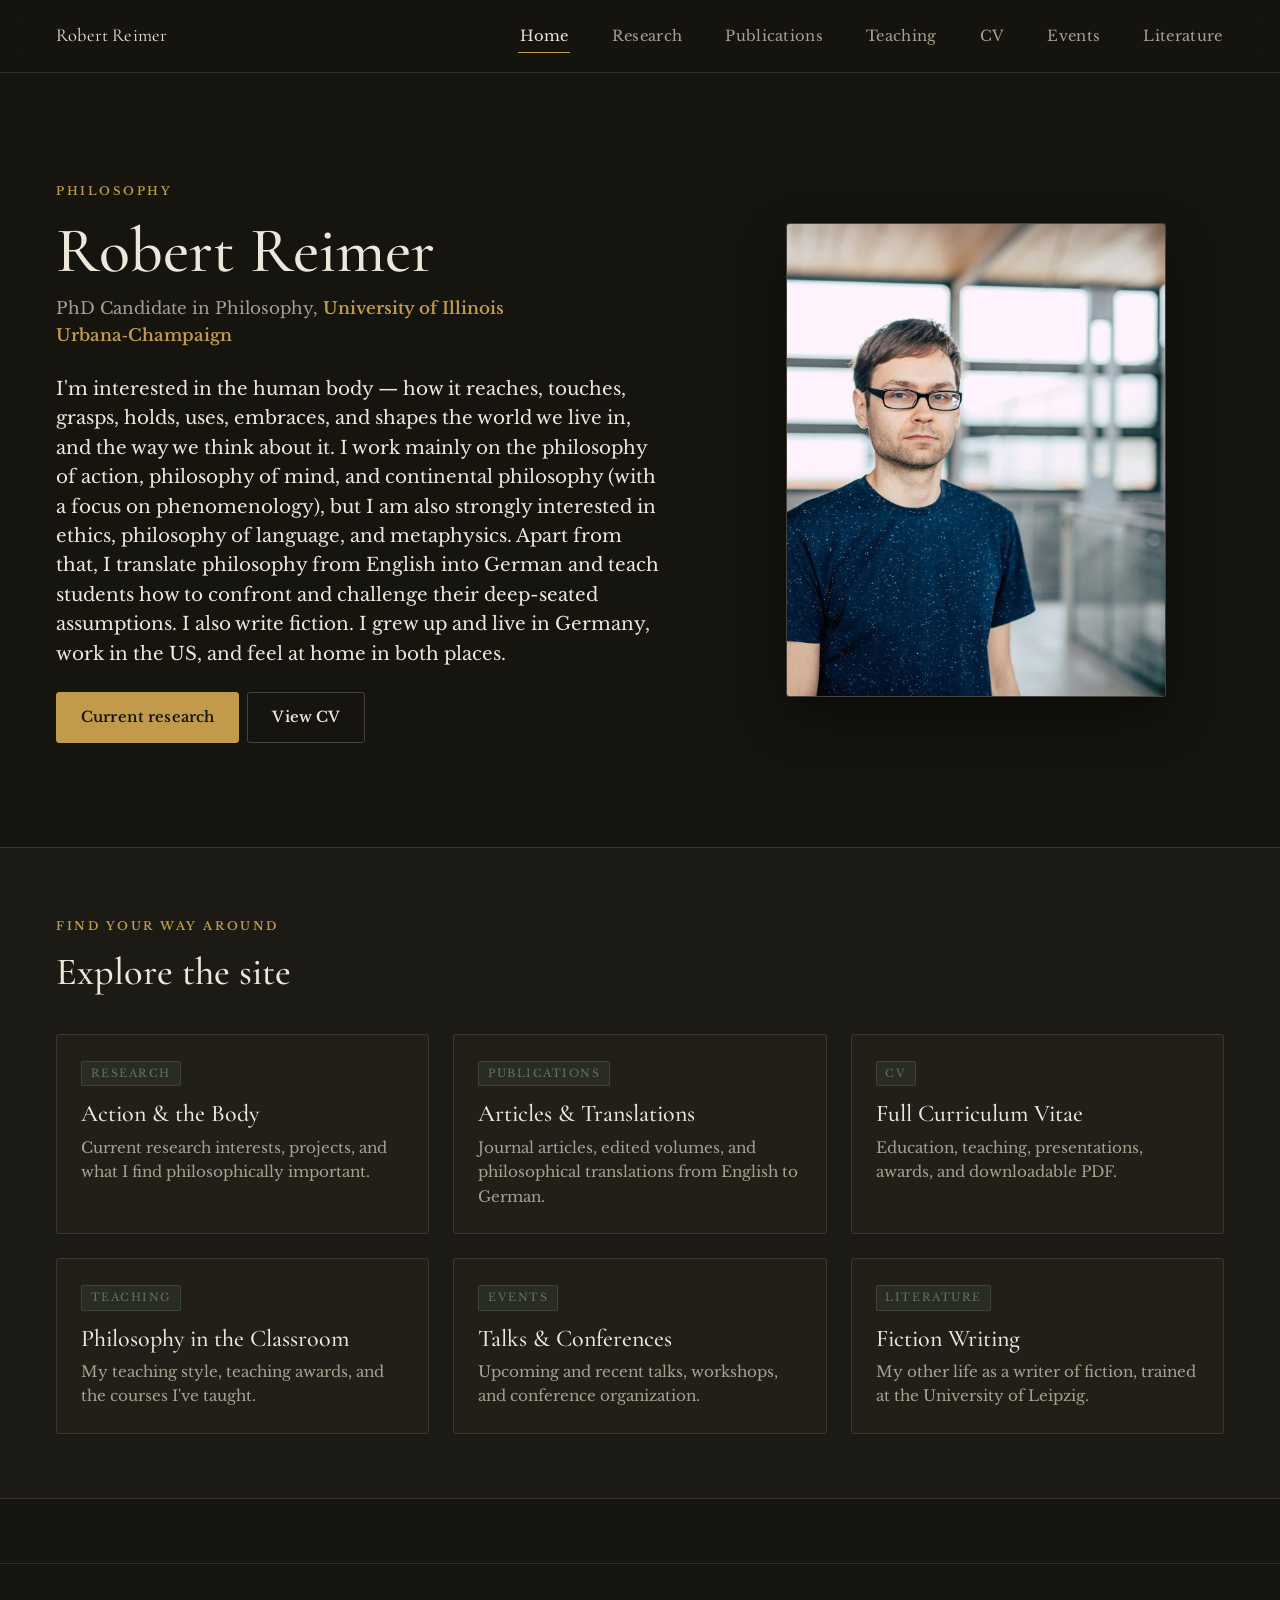
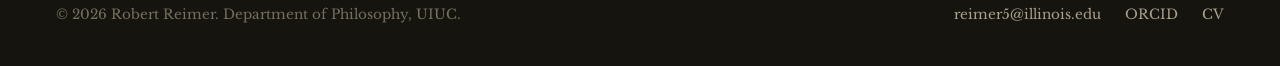
<file: index.html>
<!doctype html>
<html lang="en">
<head>
<meta charset="UTF-8">
<meta name="viewport" content="width=device-width, initial-scale=1">
<title>Robert Reimer — Philosophy &amp; Fiction</title>
<meta name="description" content="Robert Reimer is a philosopher working on action, mind, and the body, and a fiction writer. PhD candidate, Department of Philosophy, University of Illinois Urbana-Champaign.">
<link rel="icon" href="data:image/svg+xml,%3Csvg xmlns='http://www.w3.org/2000/svg' viewBox='0 0 100 100'%3E%3Crect width='100' height='100' rx='16' fill='%2315140f'/%3E%3Ctext x='50' y='70' font-family='Georgia,serif' font-size='58' fill='%23c19a4b' text-anchor='middle'%3ER%3C/text%3E%3C/svg%3E">
<link rel="stylesheet" href="assets/css/style.css">
</head>
<body>
<a class="skip-link" href="#main">Skip to content</a>

<header class="site-header">
  <div class="container">
    <a class="brand" href="index.html">Robert Reimer</a>
    <button class="nav-toggle" aria-label="Toggle navigation" aria-expanded="false" aria-controls="site-nav">
      <svg viewBox="0 0 24 24" fill="none" stroke="currentColor" stroke-width="2" stroke-linecap="round" aria-hidden="true"><path d="M3 6h18M3 12h18M3 18h18"/></svg>
    </button>
    <nav class="site-nav" id="site-nav" aria-label="Primary">
      <ul>
        <li><a href="index.html" aria-current="page">Home</a></li>
        <li><a href="research.html">Research</a></li>
        <li><a href="publications.html">Publications</a></li>
        <li><a href="teaching.html">Teaching</a></li>
        <li><a href="cv.html">CV</a></li>
        <li><a href="events.html">Events</a></li>
        <li><a href="literature.html">Literature</a></li>
      </ul>
    </nav>
  </div>
</header>

<main id="main">
  <section class="hero">
    <div class="container">
      <div class="hero-copy">
        <span class="eyebrow">Philosophy</span>
        <h1>Robert&nbsp;Reimer</h1>
        <p class="role">PhD Candidate in Philosophy, <strong>University of Illinois Urbana&#8209;Champaign</strong></p>
        <p class="lede">
          I'm interested in the human body &mdash; how it reaches, touches, grasps, holds, uses,
          embraces, and shapes the world we live in, and the way we think about it. I work mainly on
          the philosophy of action, philosophy of mind, and continental philosophy (with a focus on
          phenomenology), but I am also strongly interested in ethics, philosophy of language, and
          metaphysics. Apart from
          that, I translate philosophy from English into German and teach students how to confront
          and challenge their deep-seated assumptions. I also write fiction. I grew up and live in
          Germany, work in the US, and feel at home in both places.
        </p>
        <div class="pill-row" style="margin-top: 1.5rem;">
          <a class="btn" href="research.html">Current research</a>
          <a class="btn outline" href="cv.html">View CV</a>
        </div>
      </div>
      <div class="hero-portrait">
        <div class="frame">
          <img src="assets/img/profile.jpg" alt="Portrait of Robert Reimer, standing indoors in front of large windows.">
        </div>
      </div>
    </div>
  </section>

  <section class="block alt">
    <div class="container">
      <div class="section-head">
        <span class="eyebrow">Find your way around</span>
        <h2>Explore the site</h2>
      </div>
      <div class="grid cols-3">
        <a class="card" href="research.html" style="color:inherit;">
          <span class="tag">Research</span>
          <h3>Action &amp; the Body</h3>
          <p>Current research interests, projects, and what I find philosophically important.</p>
        </a>
        <a class="card" href="publications.html" style="color:inherit;">
          <span class="tag">Publications</span>
          <h3>Articles &amp; Translations</h3>
          <p>Journal articles, edited volumes, and philosophical translations from English to German.</p>
        </a>
        <a class="card" href="cv.html" style="color:inherit;">
          <span class="tag">CV</span>
          <h3>Full Curriculum Vitae</h3>
          <p>Education, teaching, presentations, awards, and downloadable PDF.</p>
        </a>
        <a class="card" href="teaching.html" style="color:inherit;">
          <span class="tag">Teaching</span>
          <h3>Philosophy in the Classroom</h3>
          <p>My teaching style, teaching awards, and the courses I've taught.</p>
        </a>
        <a class="card" href="events.html" style="color:inherit;">
          <span class="tag">Events</span>
          <h3>Talks &amp; Conferences</h3>
          <p>Upcoming and recent talks, workshops, and conference organization.</p>
        </a>
        <a class="card" href="literature.html" style="color:inherit;">
          <span class="tag">Literature</span>
          <h3>Fiction Writing</h3>
          <p>My other life as a writer of fiction, trained at the University of Leipzig.</p>
        </a>
      </div>
    </div>
  </section>
</main>

<footer class="site-footer">
  <div class="container">
    <p>&copy; <span id="year"></span> Robert Reimer. Department of Philosophy, UIUC.</p>
    <div class="footer-links">
      <a href="mailto:reimer5@illinois.edu">reimer5@illinois.edu</a>
      <a href="https://orcid.org/0000-0003-0947-8249">ORCID</a>
      <a href="cv.html">CV</a>
    </div>
  </div>
</footer>

<script>document.getElementById('year').textContent = new Date().getFullYear();</script>
<script src="assets/js/main.js"></script>
</body>
</html>
</file>
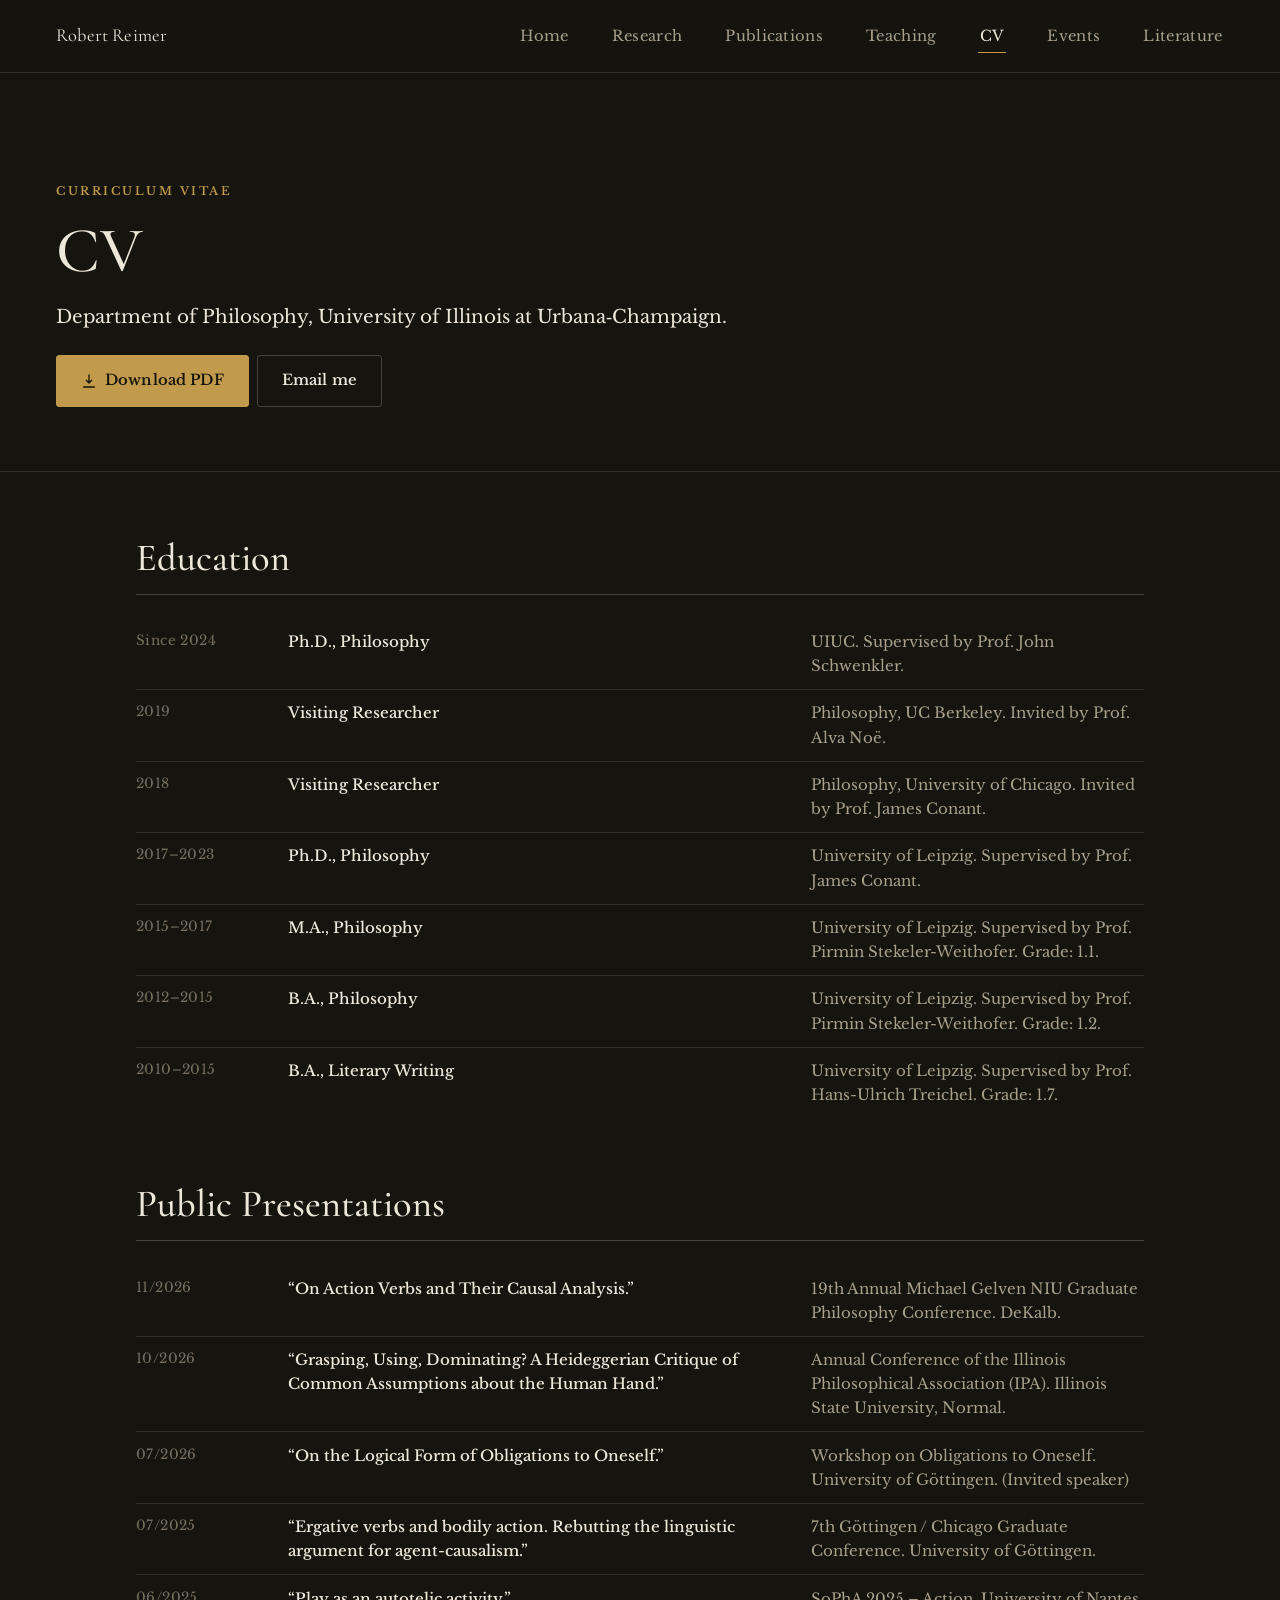
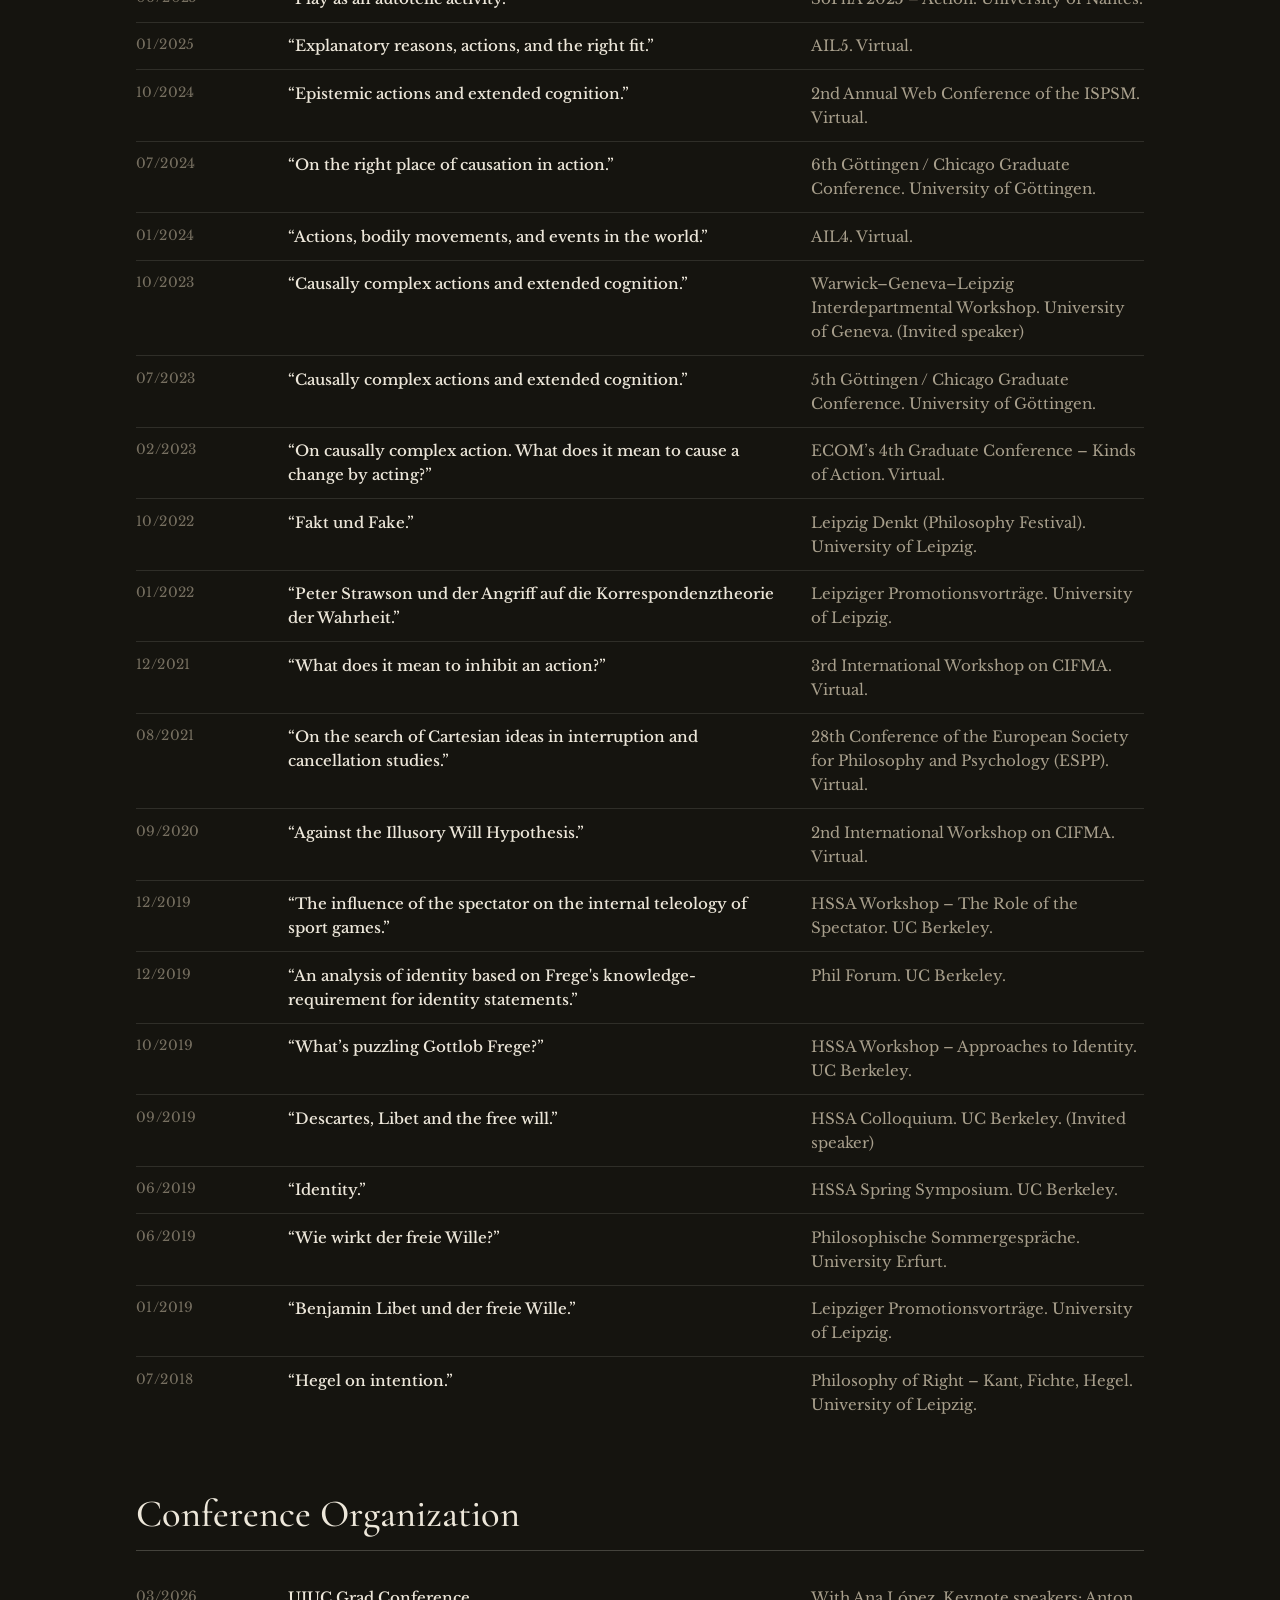
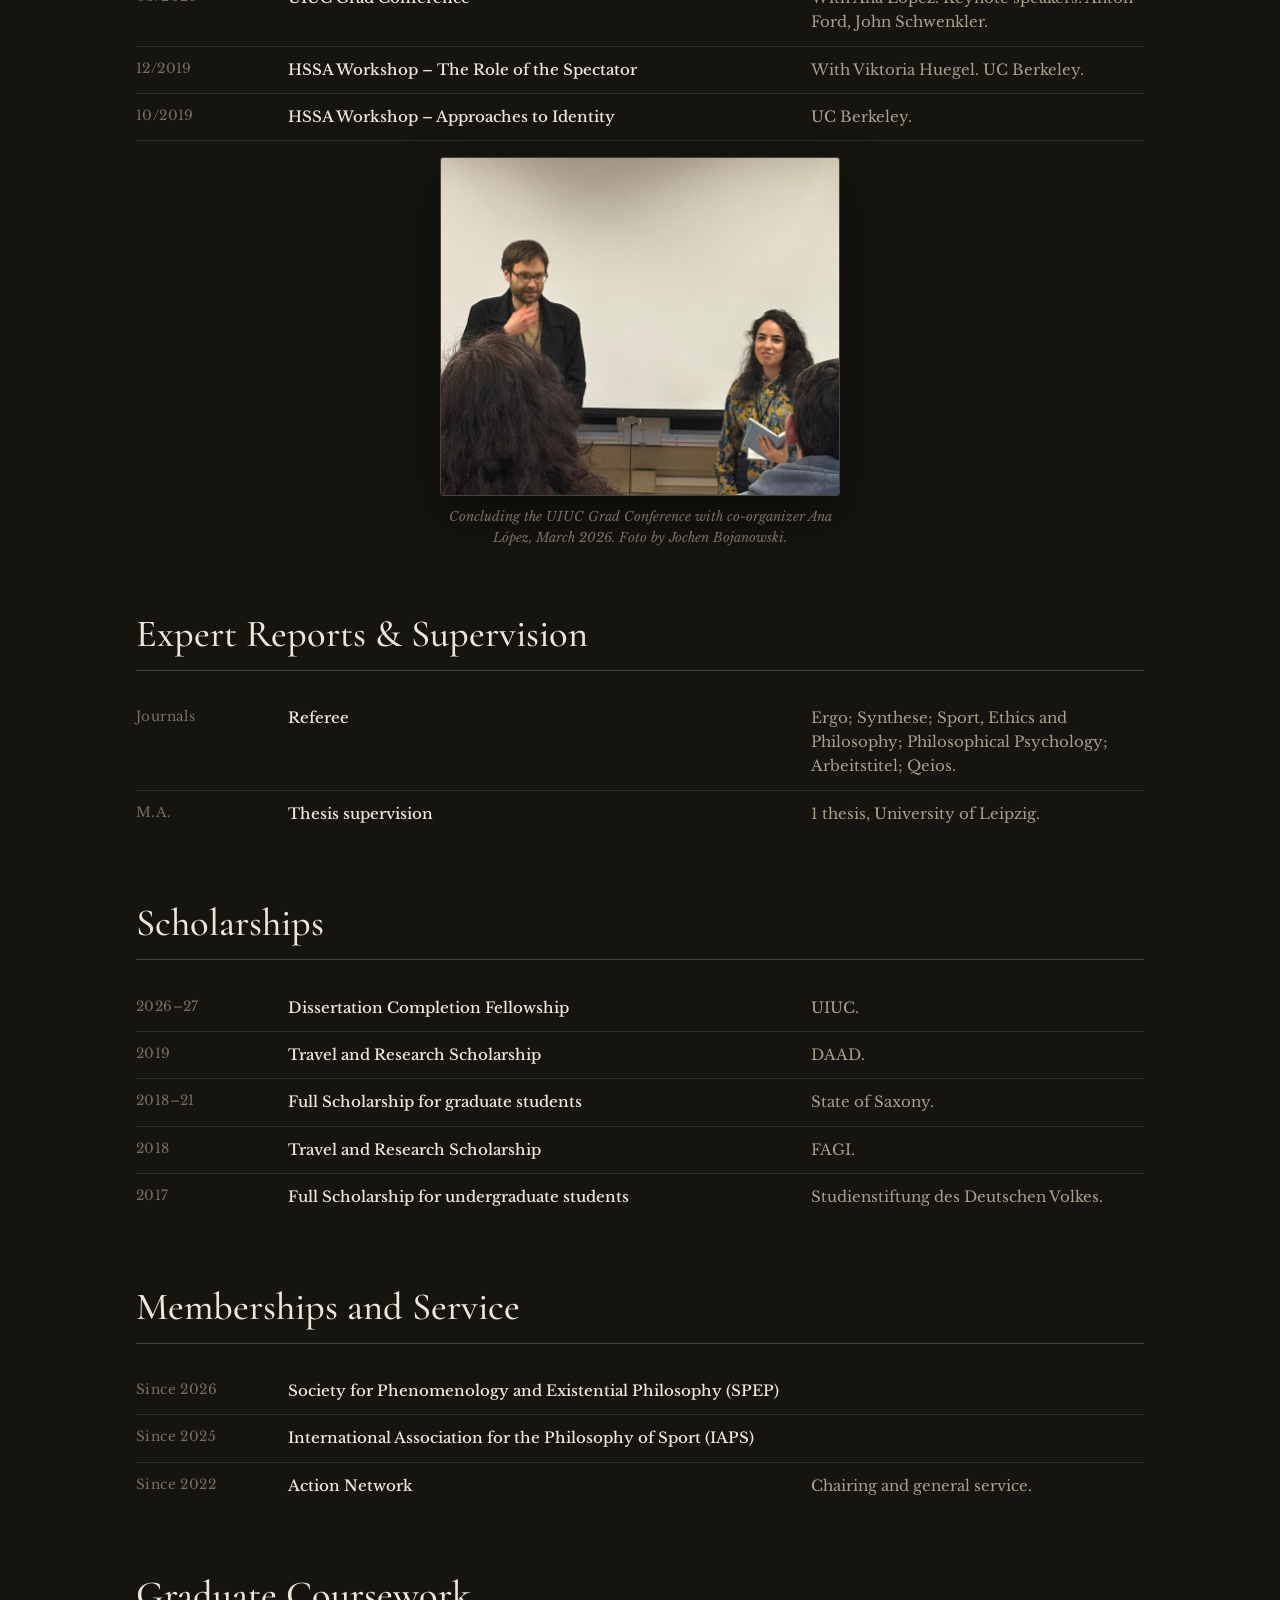
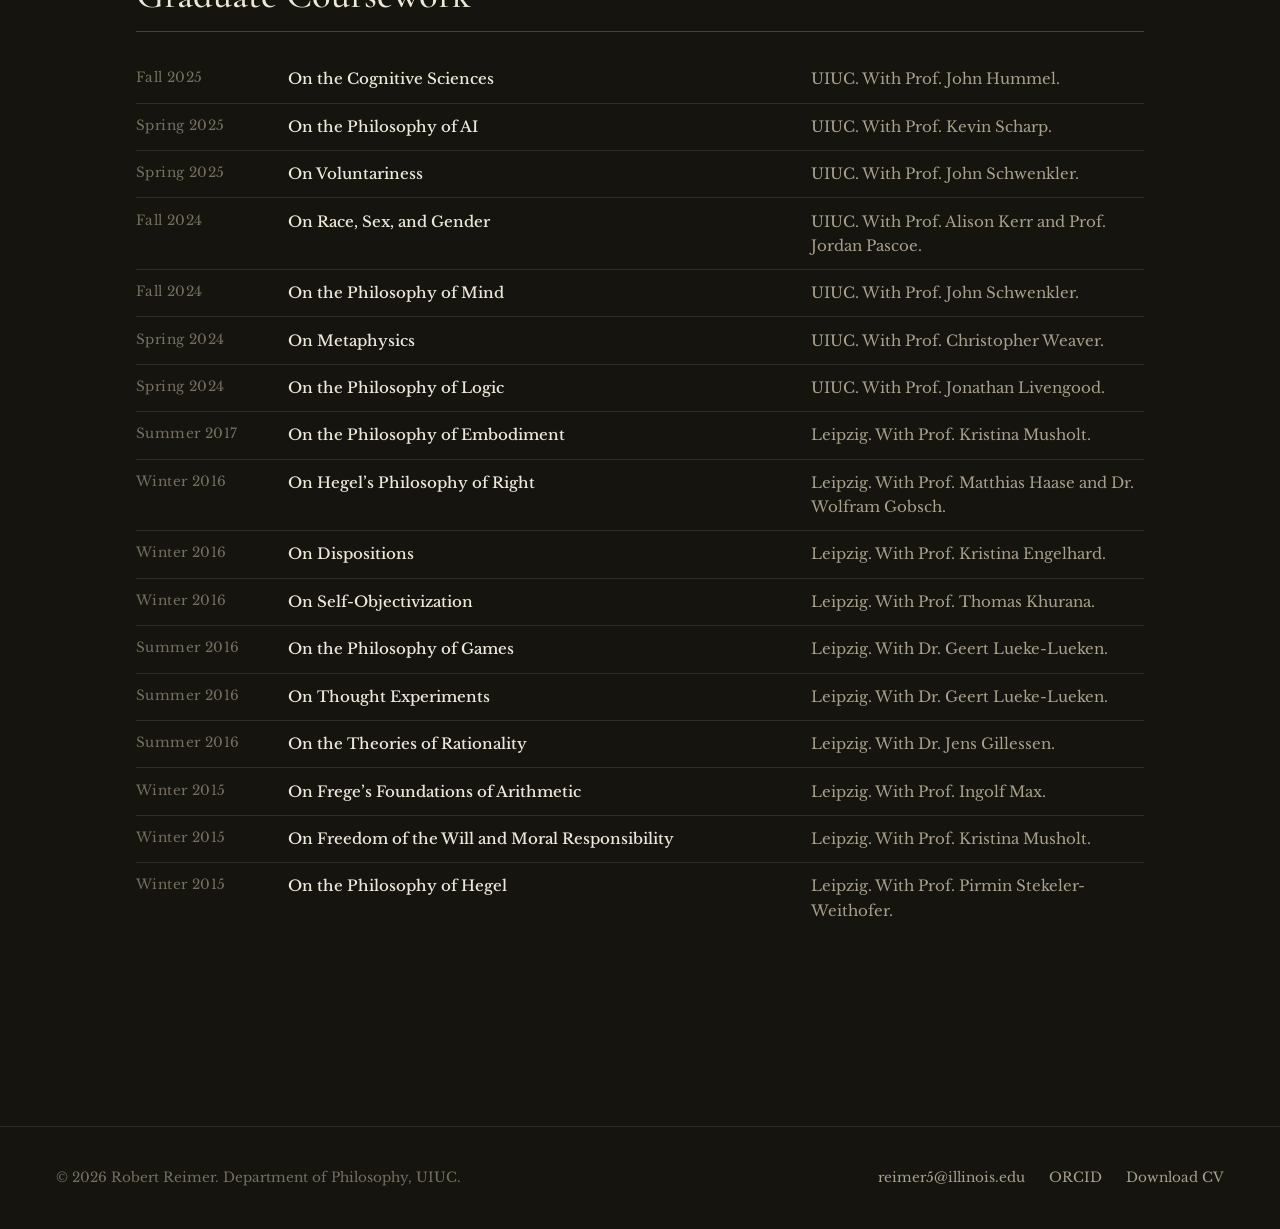
<file: cv.html>
<!doctype html>
<html lang="en">
<head>
<meta charset="UTF-8">
<meta name="viewport" content="width=device-width, initial-scale=1">
<title>CV — Robert Reimer</title>
<meta name="description" content="Curriculum vitae of Robert Reimer: education, teaching, presentations, awards, and service.">
<link rel="icon" href="data:image/svg+xml,%3Csvg xmlns='http://www.w3.org/2000/svg' viewBox='0 0 100 100'%3E%3Crect width='100' height='100' rx='16' fill='%2315140f'/%3E%3Ctext x='50' y='70' font-family='Georgia,serif' font-size='58' fill='%23c19a4b' text-anchor='middle'%3ER%3C/text%3E%3C/svg%3E">
<link rel="stylesheet" href="assets/css/style.css">
</head>
<body>
<a class="skip-link" href="#main">Skip to content</a>

<header class="site-header">
  <div class="container">
    <a class="brand" href="index.html">Robert Reimer</a>
    <button class="nav-toggle" aria-label="Toggle navigation" aria-expanded="false" aria-controls="site-nav">
      <svg viewBox="0 0 24 24" fill="none" stroke="currentColor" stroke-width="2" stroke-linecap="round" aria-hidden="true"><path d="M3 6h18M3 12h18M3 18h18"/></svg>
    </button>
    <nav class="site-nav" id="site-nav" aria-label="Primary">
      <ul>
        <li><a href="index.html">Home</a></li>
        <li><a href="research.html">Research</a></li>
        <li><a href="publications.html">Publications</a></li>
        <li><a href="teaching.html">Teaching</a></li>
        <li><a href="cv.html" aria-current="page">CV</a></li>
        <li><a href="events.html">Events</a></li>
        <li><a href="literature.html">Literature</a></li>
      </ul>
    </nav>
  </div>
</header>

<main id="main">
  <section class="page-hero">
    <div class="container">
      <span class="eyebrow">Curriculum Vitae</span>
      <h1>CV</h1>
      <p class="lede">Department of Philosophy, University of Illinois at Urbana&#8209;Champaign.</p>
      <div class="pill-row" style="margin-top: 1.5rem;">
        <a class="btn" href="assets/img/Robert-Reimer-CV.pdf" download>
          <svg viewBox="0 0 24 24" fill="none" stroke="currentColor" stroke-width="2" stroke-linecap="round" stroke-linejoin="round" aria-hidden="true"><path d="M12 3v12m0 0 4-4m-4 4-4-4M4 21h16"/></svg>
          Download PDF
        </a>
        <a class="btn outline" href="mailto:reimer5@illinois.edu">Email me</a>
      </div>
    </div>
  </section>

  <section class="block">
    <div class="container" style="max-width: 68rem;">

      <div class="cv-section">
        <h2>Education</h2>
        <div class="cv-row"><span class="when">Since 2024</span><span class="what">Ph.D., Philosophy</span><span class="detail">UIUC. Supervised by Prof. John Schwenkler.</span></div>
        <div class="cv-row"><span class="when">2019</span><span class="what">Visiting Researcher</span><span class="detail">Philosophy, UC Berkeley. Invited by Prof. Alva No&euml;.</span></div>
        <div class="cv-row"><span class="when">2018</span><span class="what">Visiting Researcher</span><span class="detail">Philosophy, University of Chicago. Invited by Prof. James Conant.</span></div>
        <div class="cv-row"><span class="when">2017&ndash;2023</span><span class="what">Ph.D., Philosophy</span><span class="detail">University of Leipzig. Supervised by Prof. James Conant.</span></div>
        <div class="cv-row"><span class="when">2015&ndash;2017</span><span class="what">M.A., Philosophy</span><span class="detail">University of Leipzig. Supervised by Prof. Pirmin Stekeler-Weithofer. Grade: 1.1.</span></div>
        <div class="cv-row"><span class="when">2012&ndash;2015</span><span class="what">B.A., Philosophy</span><span class="detail">University of Leipzig. Supervised by Prof. Pirmin Stekeler-Weithofer. Grade: 1.2.</span></div>
        <div class="cv-row"><span class="when">2010&ndash;2015</span><span class="what">B.A., Literary Writing</span><span class="detail">University of Leipzig. Supervised by Prof. Hans-Ulrich Treichel. Grade: 1.7.</span></div>
      </div>

      <div class="cv-section">
        <h2>Public Presentations</h2>
        <div class="cv-row"><span class="when">11/2026</span><span class="what">&ldquo;On Action Verbs and Their Causal Analysis.&rdquo;</span><span class="detail">19th Annual Michael Gelven NIU Graduate Philosophy Conference. DeKalb.</span></div>
        <div class="cv-row"><span class="when">10/2026</span><span class="what">&ldquo;Grasping, Using, Dominating? A Heideggerian Critique of Common Assumptions about the Human Hand.&rdquo;</span><span class="detail">Annual Conference of the Illinois Philosophical Association (IPA). Illinois State University, Normal.</span></div>
        <div class="cv-row"><span class="when">07/2026</span><span class="what">&ldquo;On the Logical Form of Obligations to Oneself.&rdquo;</span><span class="detail">Workshop on Obligations to Oneself. University of G&ouml;ttingen. (Invited speaker)</span></div>
        <div class="cv-row"><span class="when">07/2025</span><span class="what">&ldquo;Ergative verbs and bodily action. Rebutting the linguistic argument for agent-causalism.&rdquo;</span><span class="detail">7th G&ouml;ttingen / Chicago Graduate Conference. University of G&ouml;ttingen.</span></div>
        <div class="cv-row"><span class="when">06/2025</span><span class="what">&ldquo;Play as an autotelic activity.&rdquo;</span><span class="detail">SoPhA 2025 &ndash; Action. University of Nantes.</span></div>
        <div class="cv-row"><span class="when">01/2025</span><span class="what">&ldquo;Explanatory reasons, actions, and the right fit.&rdquo;</span><span class="detail">AIL5. Virtual.</span></div>
        <div class="cv-row"><span class="when">10/2024</span><span class="what">&ldquo;Epistemic actions and extended cognition.&rdquo;</span><span class="detail">2nd Annual Web Conference of the ISPSM. Virtual.</span></div>
        <div class="cv-row"><span class="when">07/2024</span><span class="what">&ldquo;On the right place of causation in action.&rdquo;</span><span class="detail">6th G&ouml;ttingen / Chicago Graduate Conference. University of G&ouml;ttingen.</span></div>
        <div class="cv-row"><span class="when">01/2024</span><span class="what">&ldquo;Actions, bodily movements, and events in the world.&rdquo;</span><span class="detail">AIL4. Virtual.</span></div>
        <div class="cv-row"><span class="when">10/2023</span><span class="what">&ldquo;Causally complex actions and extended cognition.&rdquo;</span><span class="detail">Warwick&ndash;Geneva&ndash;Leipzig Interdepartmental Workshop. University of Geneva. (Invited speaker)</span></div>
        <div class="cv-row"><span class="when">07/2023</span><span class="what">&ldquo;Causally complex actions and extended cognition.&rdquo;</span><span class="detail">5th G&ouml;ttingen / Chicago Graduate Conference. University of G&ouml;ttingen.</span></div>
        <div class="cv-row"><span class="when">02/2023</span><span class="what">&ldquo;On causally complex action. What does it mean to cause a change by acting?&rdquo;</span><span class="detail">ECOM&rsquo;s 4th Graduate Conference &ndash; Kinds of Action. Virtual.</span></div>
        <div class="cv-row"><span class="when">10/2022</span><span class="what">&ldquo;Fakt und Fake.&rdquo;</span><span class="detail">Leipzig Denkt (Philosophy Festival). University of Leipzig.</span></div>
        <div class="cv-row"><span class="when">01/2022</span><span class="what">&ldquo;Peter Strawson und der Angriff auf die Korrespondenztheorie der Wahrheit.&rdquo;</span><span class="detail">Leipziger Promotionsvortr&auml;ge. University of Leipzig.</span></div>
        <div class="cv-row"><span class="when">12/2021</span><span class="what">&ldquo;What does it mean to inhibit an action?&rdquo;</span><span class="detail">3rd International Workshop on CIFMA. Virtual.</span></div>
        <div class="cv-row"><span class="when">08/2021</span><span class="what">&ldquo;On the search of Cartesian ideas in interruption and cancellation studies.&rdquo;</span><span class="detail">28th Conference of the European Society for Philosophy and Psychology (ESPP). Virtual.</span></div>
        <div class="cv-row"><span class="when">09/2020</span><span class="what">&ldquo;Against the Illusory Will Hypothesis.&rdquo;</span><span class="detail">2nd International Workshop on CIFMA. Virtual.</span></div>
        <div class="cv-row"><span class="when">12/2019</span><span class="what">&ldquo;The influence of the spectator on the internal teleology of sport games.&rdquo;</span><span class="detail">HSSA Workshop &ndash; The Role of the Spectator. UC Berkeley.</span></div>
        <div class="cv-row"><span class="when">12/2019</span><span class="what">&ldquo;An analysis of identity based on Frege's knowledge-requirement for identity statements.&rdquo;</span><span class="detail">Phil Forum. UC Berkeley.</span></div>
        <div class="cv-row"><span class="when">10/2019</span><span class="what">&ldquo;What&rsquo;s puzzling Gottlob Frege?&rdquo;</span><span class="detail">HSSA Workshop &ndash; Approaches to Identity. UC Berkeley.</span></div>
        <div class="cv-row"><span class="when">09/2019</span><span class="what">&ldquo;Descartes, Libet and the free will.&rdquo;</span><span class="detail">HSSA Colloquium. UC Berkeley. (Invited speaker)</span></div>
        <div class="cv-row"><span class="when">06/2019</span><span class="what">&ldquo;Identity.&rdquo;</span><span class="detail">HSSA Spring Symposium. UC Berkeley.</span></div>
        <div class="cv-row"><span class="when">06/2019</span><span class="what">&ldquo;Wie wirkt der freie Wille?&rdquo;</span><span class="detail">Philosophische Sommergespr&auml;che. University Erfurt.</span></div>
        <div class="cv-row"><span class="when">01/2019</span><span class="what">&ldquo;Benjamin Libet und der freie Wille.&rdquo;</span><span class="detail">Leipziger Promotionsvortr&auml;ge. University of Leipzig.</span></div>
        <div class="cv-row"><span class="when">07/2018</span><span class="what">&ldquo;Hegel on intention.&rdquo;</span><span class="detail">Philosophy of Right &ndash; Kant, Fichte, Hegel. University of Leipzig.</span></div>
      </div>

      <div class="cv-section">
        <h2>Conference Organization</h2>
        <div class="cv-row"><span class="when">03/2026</span><span class="what">UIUC Grad Conference</span><span class="detail">With Ana L&oacute;pez. Keynote speakers: Anton Ford, John Schwenkler.</span></div>
        <div class="cv-row"><span class="when">12/2019</span><span class="what">HSSA Workshop &ndash; The Role of the Spectator</span><span class="detail">With Viktoria Huegel. UC Berkeley.</span></div>
        <div class="cv-row"><span class="when">10/2019</span><span class="what">HSSA Workshop &ndash; Approaches to Identity</span><span class="detail">UC Berkeley.</span></div>
        <figure class="cv-photo">
          <img src="assets/img/conference-uiuc-2026.jpg" alt="Robert Reimer and Ana L&oacute;pez speaking in front of an audience at the UIUC Grad Conference.">
          <figcaption>Concluding the UIUC Grad Conference with co-organizer Ana L&oacute;pez, March 2026. <span>Foto by Jochen Bojanowski.</span></figcaption>
        </figure>
      </div>

      <div class="cv-section">
        <h2>Expert Reports &amp; Supervision</h2>
        <div class="cv-row"><span class="when">Journals</span><span class="what">Referee</span><span class="detail">Ergo; Synthese; Sport, Ethics and Philosophy; Philosophical Psychology; Arbeitstitel; Qeios.</span></div>
        <div class="cv-row"><span class="when">M.A.</span><span class="what">Thesis supervision</span><span class="detail">1 thesis, University of Leipzig.</span></div>
      </div>

      <div class="cv-section">
        <h2>Scholarships</h2>
        <div class="cv-row"><span class="when">2026&ndash;27</span><span class="what">Dissertation Completion Fellowship</span><span class="detail">UIUC.</span></div>
        <div class="cv-row"><span class="when">2019</span><span class="what">Travel and Research Scholarship</span><span class="detail">DAAD.</span></div>
        <div class="cv-row"><span class="when">2018&ndash;21</span><span class="what">Full Scholarship for graduate students</span><span class="detail">State of Saxony.</span></div>
        <div class="cv-row"><span class="when">2018</span><span class="what">Travel and Research Scholarship</span><span class="detail">FAGI.</span></div>
        <div class="cv-row"><span class="when">2017</span><span class="what">Full Scholarship for undergraduate students</span><span class="detail">Studienstiftung des Deutschen Volkes.</span></div>
      </div>

      <div class="cv-section">
        <h2>Memberships and Service</h2>
        <div class="cv-row"><span class="when">Since 2026</span><span class="what">Society for Phenomenology and Existential Philosophy (SPEP)</span><span class="detail"></span></div>
        <div class="cv-row"><span class="when">Since 2025</span><span class="what">International Association for the Philosophy of Sport (IAPS)</span><span class="detail"></span></div>
        <div class="cv-row"><span class="when">Since 2022</span><span class="what">Action Network</span><span class="detail">Chairing and general service.</span></div>
      </div>

      <div class="cv-section">
        <h2>Graduate Coursework</h2>
        <div class="cv-row"><span class="when">Fall 2025</span><span class="what">On the Cognitive Sciences</span><span class="detail">UIUC. With Prof. John Hummel.</span></div>
        <div class="cv-row"><span class="when">Spring 2025</span><span class="what">On the Philosophy of AI</span><span class="detail">UIUC. With Prof. Kevin Scharp.</span></div>
        <div class="cv-row"><span class="when">Spring 2025</span><span class="what">On Voluntariness</span><span class="detail">UIUC. With Prof. John Schwenkler.</span></div>
        <div class="cv-row"><span class="when">Fall 2024</span><span class="what">On Race, Sex, and Gender</span><span class="detail">UIUC. With Prof. Alison Kerr and Prof. Jordan Pascoe.</span></div>
        <div class="cv-row"><span class="when">Fall 2024</span><span class="what">On the Philosophy of Mind</span><span class="detail">UIUC. With Prof. John Schwenkler.</span></div>
        <div class="cv-row"><span class="when">Spring 2024</span><span class="what">On Metaphysics</span><span class="detail">UIUC. With Prof. Christopher Weaver.</span></div>
        <div class="cv-row"><span class="when">Spring 2024</span><span class="what">On the Philosophy of Logic</span><span class="detail">UIUC. With Prof. Jonathan Livengood.</span></div>
        <div class="cv-row"><span class="when">Summer 2017</span><span class="what">On the Philosophy of Embodiment</span><span class="detail">Leipzig. With Prof. Kristina Musholt.</span></div>
        <div class="cv-row"><span class="when">Winter 2016</span><span class="what">On Hegel&rsquo;s Philosophy of Right</span><span class="detail">Leipzig. With Prof. Matthias Haase and Dr. Wolfram Gobsch.</span></div>
        <div class="cv-row"><span class="when">Winter 2016</span><span class="what">On Dispositions</span><span class="detail">Leipzig. With Prof. Kristina Engelhard.</span></div>
        <div class="cv-row"><span class="when">Winter 2016</span><span class="what">On Self-Objectivization</span><span class="detail">Leipzig. With Prof. Thomas Khurana.</span></div>
        <div class="cv-row"><span class="when">Summer 2016</span><span class="what">On the Philosophy of Games</span><span class="detail">Leipzig. With Dr. Geert Lueke-Lueken.</span></div>
        <div class="cv-row"><span class="when">Summer 2016</span><span class="what">On Thought Experiments</span><span class="detail">Leipzig. With Dr. Geert Lueke-Lueken.</span></div>
        <div class="cv-row"><span class="when">Summer 2016</span><span class="what">On the Theories of Rationality</span><span class="detail">Leipzig. With Dr. Jens Gillessen.</span></div>
        <div class="cv-row"><span class="when">Winter 2015</span><span class="what">On Frege&rsquo;s Foundations of Arithmetic</span><span class="detail">Leipzig. With Prof. Ingolf Max.</span></div>
        <div class="cv-row"><span class="when">Winter 2015</span><span class="what">On Freedom of the Will and Moral Responsibility</span><span class="detail">Leipzig. With Prof. Kristina Musholt.</span></div>
        <div class="cv-row"><span class="when">Winter 2015</span><span class="what">On the Philosophy of Hegel</span><span class="detail">Leipzig. With Prof. Pirmin Stekeler-Weithofer.</span></div>
      </div>

    </div>
  </section>
</main>

<footer class="site-footer">
  <div class="container">
    <p>&copy; <span id="year"></span> Robert Reimer. Department of Philosophy, UIUC.</p>
    <div class="footer-links">
      <a href="mailto:reimer5@illinois.edu">reimer5@illinois.edu</a>
      <a href="https://orcid.org/0000-0003-0947-8249">ORCID</a>
      <a href="assets/img/Robert-Reimer-CV.pdf" download>Download CV</a>
    </div>
  </div>
</footer>

<script>document.getElementById('year').textContent = new Date().getFullYear();</script>
<script src="assets/js/main.js"></script>
</body>
</html>
</file>
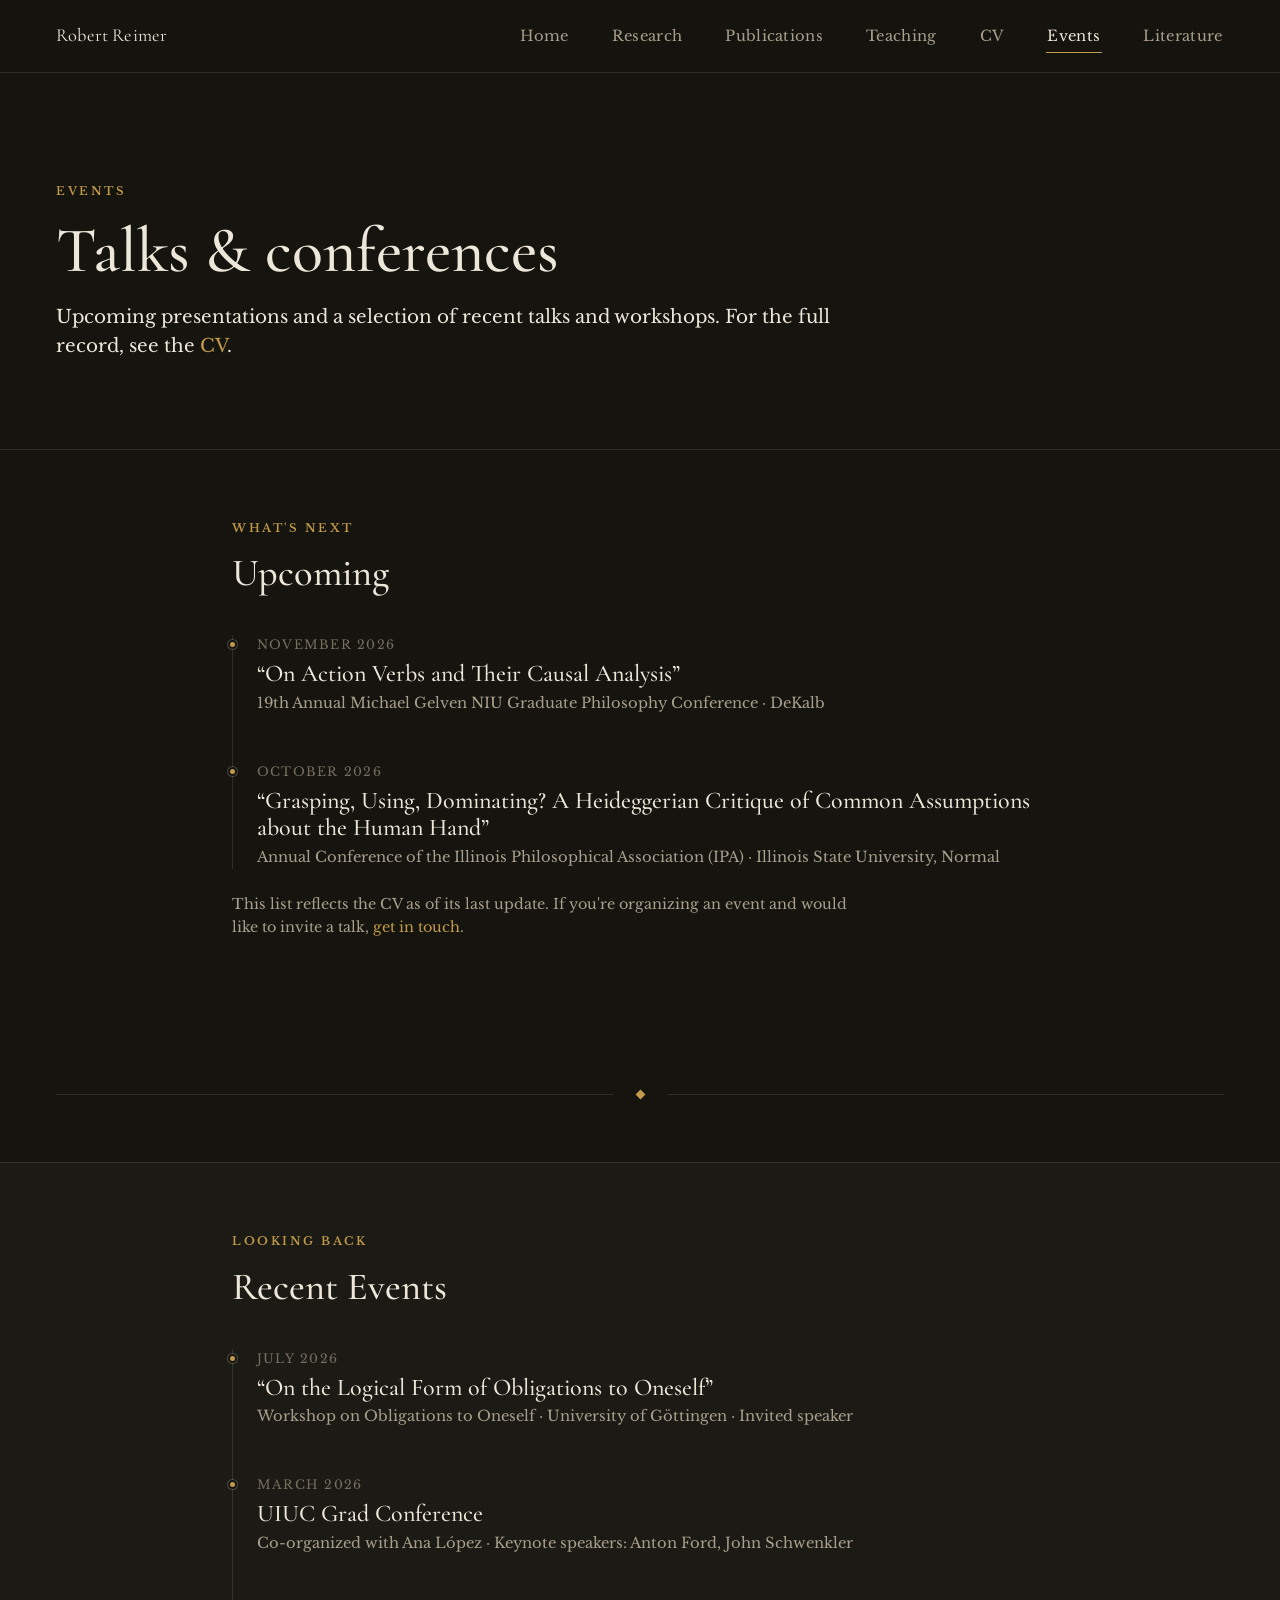
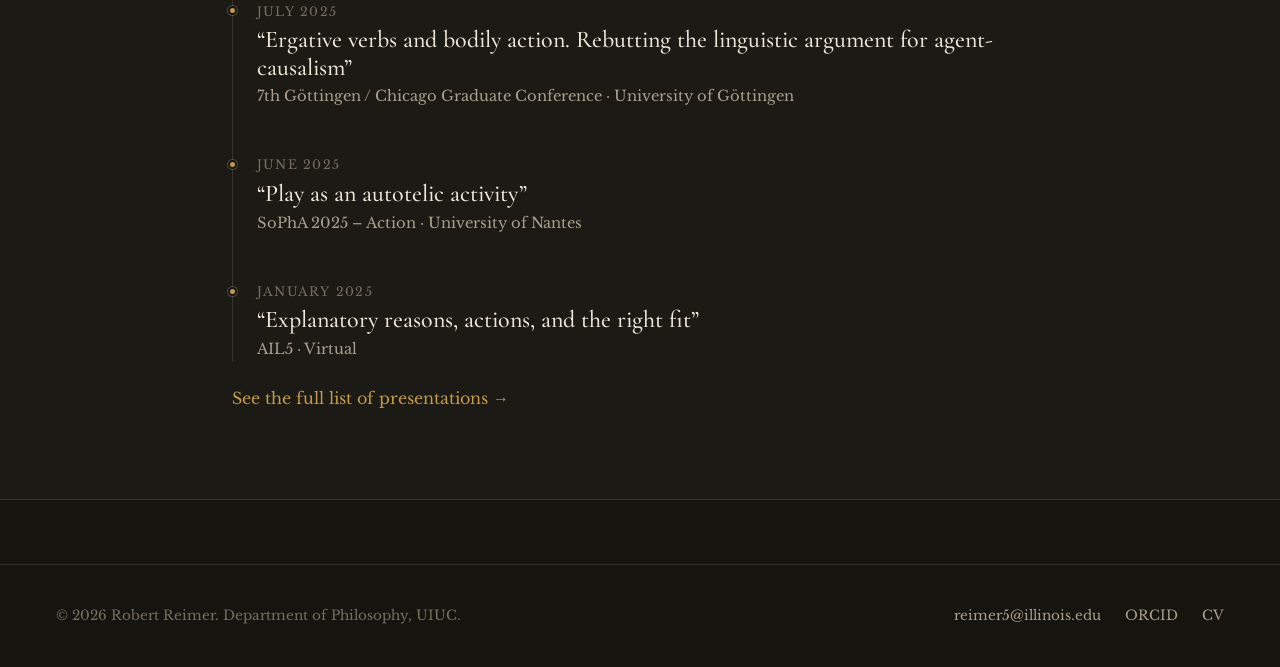
<file: events.html>
<!doctype html>
<html lang="en">
<head>
<meta charset="UTF-8">
<meta name="viewport" content="width=device-width, initial-scale=1">
<title>Events — Robert Reimer</title>
<meta name="description" content="Upcoming and recent talks, workshops, and conferences featuring Robert Reimer.">
<link rel="icon" href="data:image/svg+xml,%3Csvg xmlns='http://www.w3.org/2000/svg' viewBox='0 0 100 100'%3E%3Crect width='100' height='100' rx='16' fill='%2315140f'/%3E%3Ctext x='50' y='70' font-family='Georgia,serif' font-size='58' fill='%23c19a4b' text-anchor='middle'%3ER%3C/text%3E%3C/svg%3E">
<link rel="stylesheet" href="assets/css/style.css">
</head>
<body>
<a class="skip-link" href="#main">Skip to content</a>

<header class="site-header">
  <div class="container">
    <a class="brand" href="index.html">Robert Reimer</a>
    <button class="nav-toggle" aria-label="Toggle navigation" aria-expanded="false" aria-controls="site-nav">
      <svg viewBox="0 0 24 24" fill="none" stroke="currentColor" stroke-width="2" stroke-linecap="round" aria-hidden="true"><path d="M3 6h18M3 12h18M3 18h18"/></svg>
    </button>
    <nav class="site-nav" id="site-nav" aria-label="Primary">
      <ul>
        <li><a href="index.html">Home</a></li>
        <li><a href="research.html">Research</a></li>
        <li><a href="publications.html">Publications</a></li>
        <li><a href="teaching.html">Teaching</a></li>
        <li><a href="cv.html">CV</a></li>
        <li><a href="events.html" aria-current="page">Events</a></li>
        <li><a href="literature.html">Literature</a></li>
      </ul>
    </nav>
  </div>
</header>

<main id="main">
  <section class="page-hero">
    <div class="container">
      <span class="eyebrow">Events</span>
      <h1>Talks &amp; conferences</h1>
      <p class="lede">Upcoming presentations and a selection of recent talks and workshops. For the full record, see the <a href="cv.html">CV</a>.</p>
    </div>
  </section>

  <section class="block">
    <div class="container" style="max-width: 56rem;">
      <div class="section-head">
        <span class="eyebrow">What's next</span>
        <h2>Upcoming</h2>
      </div>
      <div class="timeline">
        <div class="timeline-item">
          <span class="when">November 2026</span>
          <h3>&ldquo;On Action Verbs and Their Causal Analysis&rdquo;</h3>
          <p class="where">19th Annual Michael Gelven NIU Graduate Philosophy Conference &middot; DeKalb</p>
        </div>
        <div class="timeline-item">
          <span class="when">October 2026</span>
          <h3>&ldquo;Grasping, Using, Dominating? A Heideggerian Critique of Common Assumptions about the Human Hand&rdquo;</h3>
          <p class="where">Annual Conference of the Illinois Philosophical Association (IPA) &middot; Illinois State University, Normal</p>
        </div>
      </div>
      <p style="margin-top: var(--space-3); font-size: 0.9rem;">
        This list reflects the CV as of its last update. If you're organizing an event and would like to invite a talk, <a href="mailto:reimer5@illinois.edu">get in touch</a>.
      </p>
    </div>
  </section>

  <div class="container"><div class="divider"><span class="divider-dot" aria-hidden="true"></span></div></div>

  <section class="block alt">
    <div class="container" style="max-width: 56rem;">
      <div class="section-head">
        <span class="eyebrow">Looking back</span>
        <h2>Recent Events</h2>
      </div>
      <div class="timeline">
        <div class="timeline-item">
          <span class="when">July 2026</span>
          <h3>&ldquo;On the Logical Form of Obligations to Oneself&rdquo;</h3>
          <p class="where">Workshop on Obligations to Oneself &middot; University of G&ouml;ttingen &middot; Invited speaker</p>
        </div>
        <div class="timeline-item">
          <span class="when">March 2026</span>
          <h3>UIUC Grad Conference</h3>
          <p class="where">Co-organized with Ana L&oacute;pez &middot; Keynote speakers: Anton Ford, John Schwenkler</p>
        </div>
        <div class="timeline-item">
          <span class="when">July 2025</span>
          <h3>&ldquo;Ergative verbs and bodily action. Rebutting the linguistic argument for agent-causalism&rdquo;</h3>
          <p class="where">7th G&ouml;ttingen / Chicago Graduate Conference &middot; University of G&ouml;ttingen</p>
        </div>
        <div class="timeline-item">
          <span class="when">June 2025</span>
          <h3>&ldquo;Play as an autotelic activity&rdquo;</h3>
          <p class="where">SoPhA 2025 &ndash; Action &middot; University of Nantes</p>
        </div>
        <div class="timeline-item">
          <span class="when">January 2025</span>
          <h3>&ldquo;Explanatory reasons, actions, and the right fit&rdquo;</h3>
          <p class="where">AIL5 &middot; Virtual</p>
        </div>
      </div>
      <p style="margin-top: var(--space-3);"><a href="cv.html">See the full list of presentations &rarr;</a></p>
    </div>
  </section>
</main>

<footer class="site-footer">
  <div class="container">
    <p>&copy; <span id="year"></span> Robert Reimer. Department of Philosophy, UIUC.</p>
    <div class="footer-links">
      <a href="mailto:reimer5@illinois.edu">reimer5@illinois.edu</a>
      <a href="https://orcid.org/0000-0003-0947-8249">ORCID</a>
      <a href="cv.html">CV</a>
    </div>
  </div>
</footer>

<script>document.getElementById('year').textContent = new Date().getFullYear();</script>
<script src="assets/js/main.js"></script>
</body>
</html>
</file>
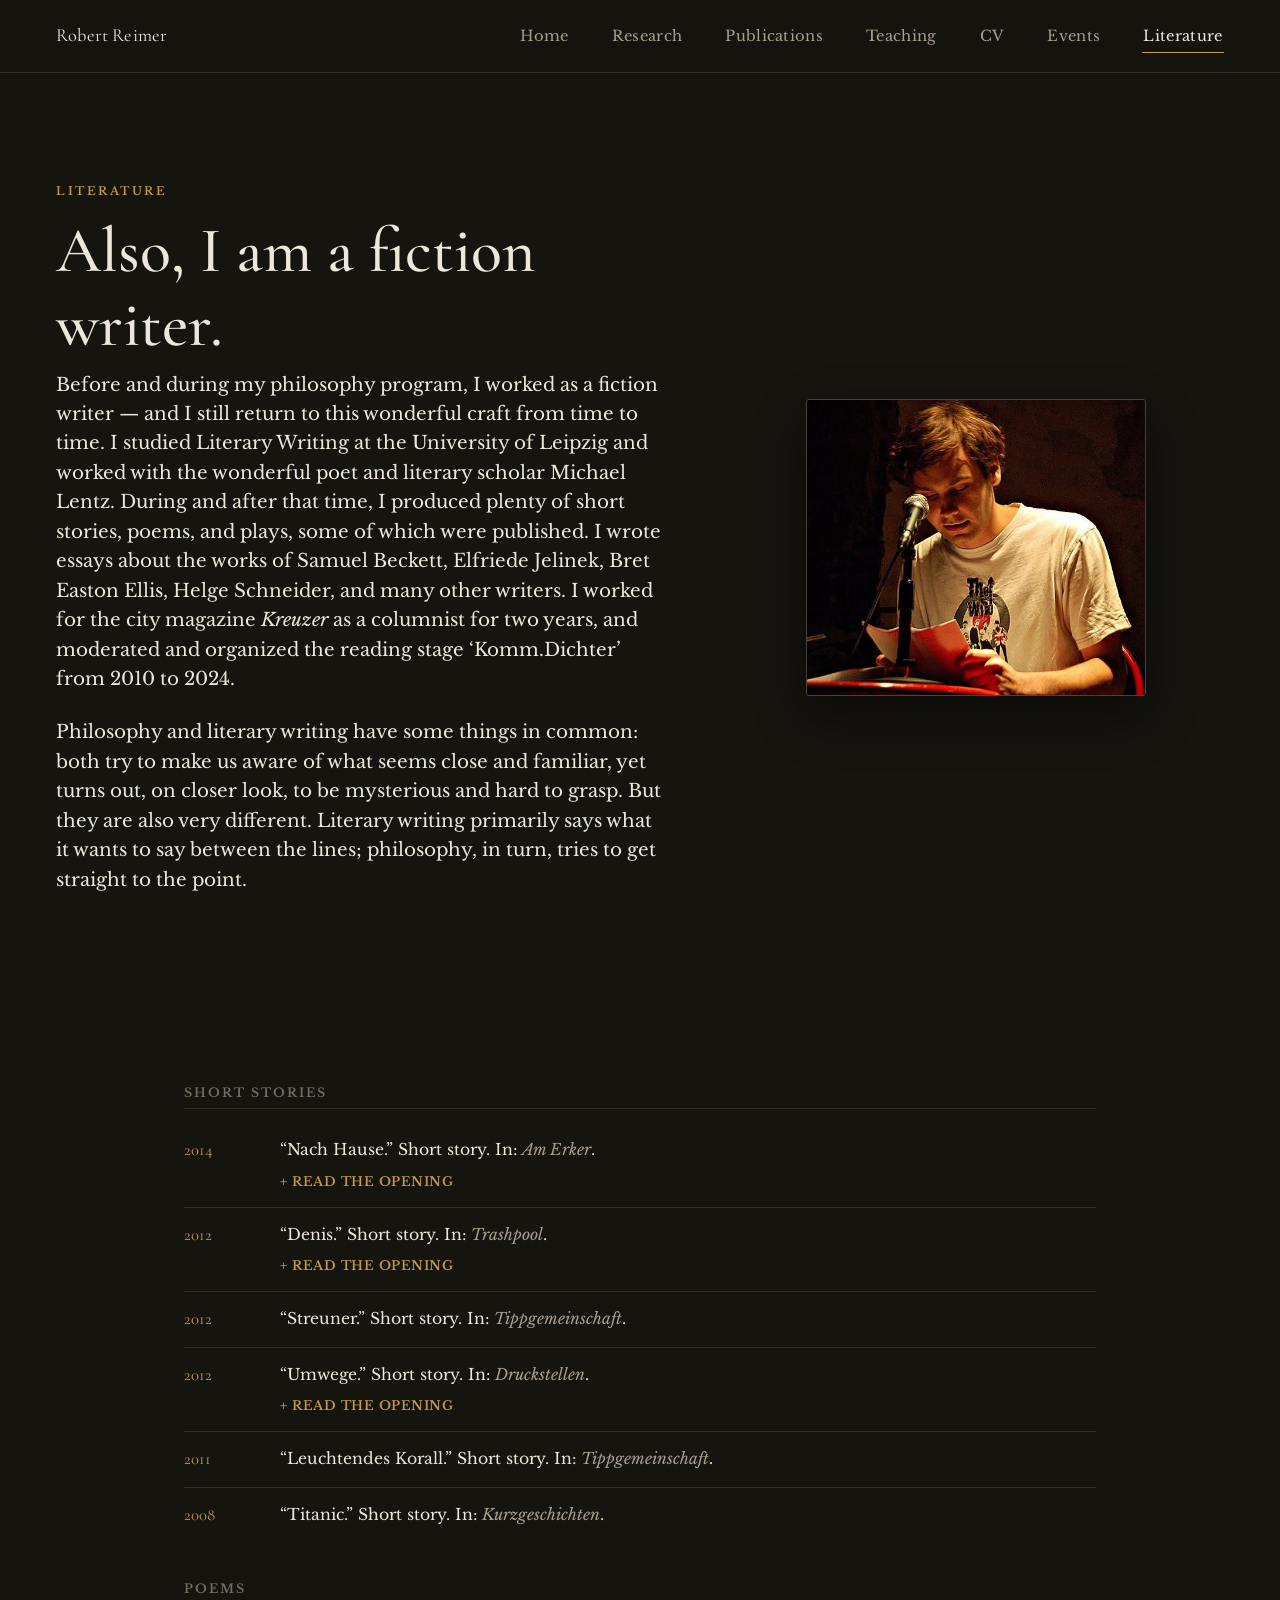
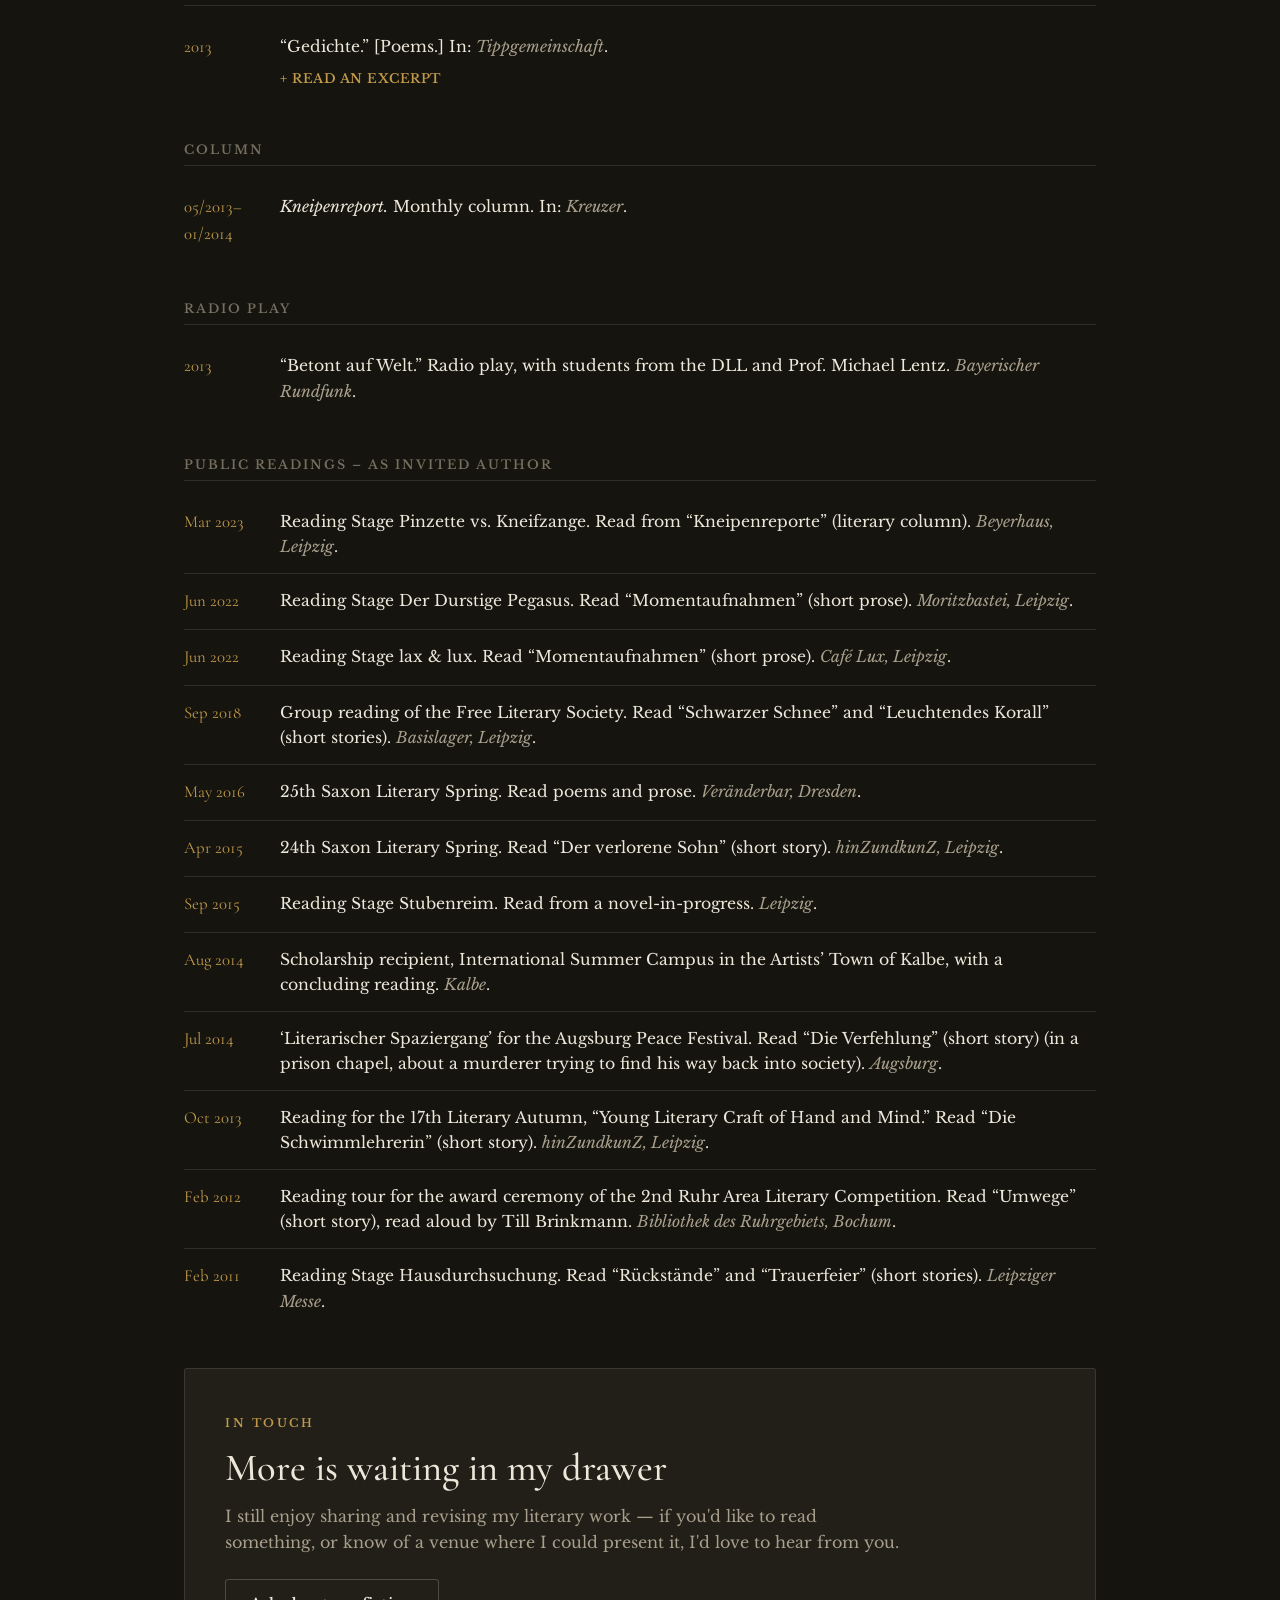
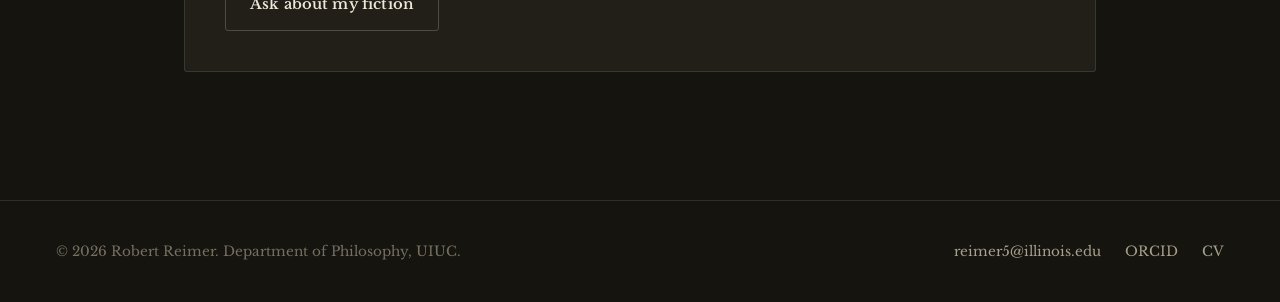
<file: literature.html>
<!doctype html>
<html lang="en">
<head>
<meta charset="UTF-8">
<meta name="viewport" content="width=device-width, initial-scale=1">
<title>Literature — Robert Reimer</title>
<meta name="description" content="Robert Reimer's fiction writing, alongside his work in philosophy.">
<link rel="icon" href="data:image/svg+xml,%3Csvg xmlns='http://www.w3.org/2000/svg' viewBox='0 0 100 100'%3E%3Crect width='100' height='100' rx='16' fill='%2315140f'/%3E%3Ctext x='50' y='70' font-family='Georgia,serif' font-size='58' fill='%23c19a4b' text-anchor='middle'%3ER%3C/text%3E%3C/svg%3E">
<link rel="stylesheet" href="assets/css/style.css">
</head>
<body>
<a class="skip-link" href="#main">Skip to content</a>

<header class="site-header">
  <div class="container">
    <a class="brand" href="index.html">Robert Reimer</a>
    <button class="nav-toggle" aria-label="Toggle navigation" aria-expanded="false" aria-controls="site-nav">
      <svg viewBox="0 0 24 24" fill="none" stroke="currentColor" stroke-width="2" stroke-linecap="round" aria-hidden="true"><path d="M3 6h18M3 12h18M3 18h18"/></svg>
    </button>
    <nav class="site-nav" id="site-nav" aria-label="Primary">
      <ul>
        <li><a href="index.html">Home</a></li>
        <li><a href="research.html">Research</a></li>
        <li><a href="publications.html">Publications</a></li>
        <li><a href="teaching.html">Teaching</a></li>
        <li><a href="cv.html">CV</a></li>
        <li><a href="events.html">Events</a></li>
        <li><a href="literature.html" aria-current="page">Literature</a></li>
      </ul>
    </nav>
  </div>
</header>

<main id="main">
  <section class="hero lit-hero">
    <div class="container">
      <div class="hero-copy">
        <span class="eyebrow">Literature</span>
        <h1>Also, I am a fiction writer.</h1>
        <p class="lede">
          Before and during my philosophy program, I worked as a fiction writer &mdash; and I still return
          to this wonderful craft from time to time. I studied Literary Writing at the University of Leipzig
          and worked with the wonderful poet and literary scholar Michael Lentz. During and after that time,
          I produced plenty of short stories, poems, and plays, some of which were published. I wrote essays
          about the works of Samuel Beckett, Elfriede Jelinek, Bret Easton Ellis, Helge Schneider, and many
          other writers. I worked for the city magazine <em>Kreuzer</em> as a columnist for two years, and
          moderated and organized the reading stage &lsquo;Komm.Dichter&rsquo; from 2010 to 2024.
        </p>
        <p class="lede">
          Philosophy and literary writing have some things in common: both try to make us aware of what
          seems close and familiar, yet turns out, on closer look, to be mysterious and hard to grasp. But
          they are also very different. Literary writing primarily says what it wants to say between the
          lines; philosophy, in turn, tries to get straight to the point.
        </p>
      </div>
      <div class="hero-portrait">
        <div class="frame frame--lit">
          <img src="assets/img/reading-stage.jpg" alt="Robert Reimer reading fiction aloud at a microphone.">
        </div>
      </div>
    </div>
  </section>

  <section class="block">
    <div class="container" style="max-width: 62rem;">

      <div class="pub-group">
        <h3>Short stories</h3>
        <div class="pub-item">
          <span class="year">2014</span>
          <div>
            <p>&ldquo;Nach Hause.&rdquo; Short story. In: <span class="venue">Am Erker</span>.</p>
            <details>
              <summary>Read the opening</summary>
              <div class="excerpt">
                <p>Ich bin krank. Mutter h&auml;lt mir die Hand an die Stirn. Dann steckt sie mir das Thermometer unter die Achseln. &bdquo;30 Sekunden halten.&ldquo; Das Thermometer ist kalt. Sie zieht es wieder heraus. &bdquo;36,5 Grad.&ldquo;, sagt sie.</p>
                <p>Mutter sagt mir, sie hat keine Zeit f&uuml;r Krankheiten. Sie legt das Thermometer in das Schubfach, in dem auch die Nagelschere liegt. Dann dreht sie den Wasserhahn auf und l&auml;sst den Plastikfisch in die Wanne fallen. In den Fisch ist auch eine Thermometers&auml;ule eingebaut.</p>
                <p>Ich setze mich auf die Toilettensch&uuml;ssel und ziehe mich aus. Mutter wartet. Sie entdeckt einen Fleck auf meinem Bein, den sie wegkratzt. Der Fleck ist Schorf von einer Wunde.</p>
                <p>Als ich ausgezogen bin, bekomme ich eine G&auml;nsehaut. Das Wasser dampft. Mutter liest vom Fisch ab. &bdquo;Dann geh mal rein!&ldquo;, sagt sie. Ich stehe in der Wanne und z&ouml;gere, mich hinzuknien. Die G&auml;nsehaut verschwindet. Mutter greift in das hei&szlig;e Wasser und befeuchtet meine Waden. &bdquo;Wenn du dich hinsetzt, gew&ouml;hnst du dich schneller dran&ldquo;, sagt sie.</p>
                <p>Mutter sieht zu, wie ich mir erst die Haare wasche und dann die Zehenn&auml;gel mit der B&uuml;rste reinige. Sie gibt &Ouml;l in die Wanne, das in der Nase bei&szlig;t. Nach dem Baden bekomme ich warme Socken f&uuml;r das Bett. Ich wache auf in der Nacht, weil ich geschwitzt habe. Auf dem Laken ist ein riesiger Fleck. Der Mund ich trocken und die Nase zu. Ich hoffe, dass ich noch mehr schwitzen muss, damit die Krankheit verschwindet. Auf das Laken lege ich Handt&uuml;cher. Trotzdem kommt der kalte Schwei&szlig; durch und ich fange an zu zittern.</p>
              </div>
            </details>
          </div>
        </div>
        <div class="pub-item">
          <span class="year">2012</span>
          <div>
            <p>&ldquo;Denis.&rdquo; Short story. In: <span class="venue">Trashpool</span>.</p>
            <details>
              <summary>Read the opening</summary>
              <div class="excerpt">
                <p>Ich stelle meinen Koffer ab.</p>
                <p>Mein Zimmer ist umger&auml;umt. Das Bett ist verschwunden. Anstelle des Bettes steht ein Schreibtisch. Anstelle des Schrankes steht eine Staffelei. In der Nische zwischen Wand und Tisch lehnen Bilder von Vater.</p>
                <p>Mutter zeigt mir das neue Zimmer. Das neue Zimmer ist das alte Atelier.</p>
                <p>&bdquo;Als dein Vater umgezogen ist, dachten wir ja nicht, dass du so schnell wiederkommst.&ldquo; Meine Mutter steht hinter mir und legt mir die H&auml;nde auf die Schultern.</p>
                <p>An der Decke h&auml;ngt noch immer die Gl&uuml;hbirne ohne Lampenschirm. Es gibt ein Sofa, das man ausklappen kann. Ein Schrank steht heben dem Fenster. Ein Tisch und ein Stuhl.</p>
                <p>&bdquo;Du kennst ja deinen Vater. Der hat sich so gefreut endlich einen gr&ouml;&szlig;eren Hobbyraum zu bekommen.&ldquo;</p>
                <p>Vater &ouml;ffnet die T&uuml;r. Er war nicht mitgekommen um mich abzuholen. Er gibt mir die Hand.</p>
                <p>&bdquo;Tut gut dich wiederzusehen.&ldquo;</p>
                <p>Er h&auml;ngt seinen Hut an den Hutst&auml;nder, geht in das neue Atelier und macht die T&uuml;r zu.</p>
                <p>Ich lege die Socken in das Fach. Ich h&auml;nge die Hemden an die Kleiderb&uuml;gel.</p>
                <p>Die Entlassungspapiere lege ich auf den Tisch.</p>
              </div>
            </details>
          </div>
        </div>
        <div class="pub-item">
          <span class="year">2012</span>
          <p>&ldquo;Streuner.&rdquo; Short story. In: <span class="venue">Tippgemeinschaft</span>.</p>
        </div>
        <div class="pub-item">
          <span class="year">2012</span>
          <div>
            <p>&ldquo;Umwege.&rdquo; Short story. In: <span class="venue">Druckstellen</span>.</p>
            <details>
              <summary>Read the opening</summary>
              <div class="excerpt">
                <p>Ich hielt den Kopf gesenkt und zog die T&uuml;te etwas nach vorn, um die F&uuml;&szlig;e trocken zu halten. Die Beine waren angewinkelt und dicht an den K&ouml;rper gezogen. In dieser Position besa&szlig; ich die geringste Angriffsfl&auml;che, das hatte ich schon ausprobiert. Schneidersitz war nicht gut &ndash; die Knie ragten zu weit nach au&szlig;en, sodass sie nass werden konnten. Hinknien war auch nicht gut &ndash; dann sickerte das Wasser in die Hosenbeine. Ich hielt eine Hand im Nacken, um mich zu vergewissern, dass die T&uuml;te noch immer genug Haut abdeckte. Ich hatte mich unter einer Dachrinne an die Wand gelehnt, doch der Regen fiel nicht senkrecht nach unten &ndash; der Wind peitschte ihn gegen die Wand, sodass sich Rinnsale bildeten. Die Schuhe, die ich trug, waren zwar dick aber nicht dicht, deswegen hatte ich eine kleine T&uuml;te &uuml;ber die Socken gezogen.</p>
                <p>Seit ich auf der Stra&szlig;e lebe sind T&uuml;ten das wichtigste f&uuml;r mich. Nichts von dem, was ich trug konnte Wasser abhalten. Nur die Einkaufst&uuml;ten und die Gefrierbeutel und die blauen M&uuml;lls&auml;cke konnten das. Die M&uuml;lls&auml;cke waren zugleich auch die Schlafs&auml;cke. In wiederverschlie&szlig;baren T&uuml;ten konnte ich etwas Essen verstecken und aufbewahren. Stoffbeutel brachten nicht viel; es gab sie auch nicht oft. Stoffbeutel konnte man zerrei&szlig;en und um die Ohren binden, wenn es kalt wurde. Man konnte sie auch um die Schuhe binden, um nicht auszurutschen, wenn das Eis die Stra&szlig;en bedeckt hatte.</p>
              </div>
            </details>
          </div>
        </div>
        <div class="pub-item">
          <span class="year">2011</span>
          <p>&ldquo;Leuchtendes Korall.&rdquo; Short story. In: <span class="venue">Tippgemeinschaft</span>.</p>
        </div>
        <div class="pub-item">
          <span class="year">2008</span>
          <p>&ldquo;Titanic.&rdquo; Short story. In: <span class="venue">Kurzgeschichten</span>.</p>
        </div>
      </div>

      <div class="pub-group">
        <h3>Poems</h3>
        <div class="pub-item">
          <span class="year">2013</span>
          <div>
            <p>&ldquo;Gedichte.&rdquo; [Poems.] In: <span class="venue">Tippgemeinschaft</span>.</p>
            <details>
              <summary>Read an excerpt</summary>
              <div class="poem">I         Splitter

Wie merkw&uuml;rdig dies Subkutane: ein Tunnel
in der Haut, tiefe Fleischbohrung

Nimm die Pinzette vom Herd &ndash; die schwarze Spitze
w&uuml;hlt nach dem Splitter. Insektenhaft
ist dieser schon auf dem Marsch
durchs Gewebe zum

Herzen. Ach, dieser verletzliche Muskel
schlummert im Rippenbunker

 Du musst schweigen f&uuml;r die Gesundheit. Reinigend ist,
so sagt man, was tief in die Poren geht, und dar&uuml;ber hinaus

Wenn die Mutter das Natur-Projektil herauszieht
und die Wunde heilk&uuml;ssen will, merkw&uuml;rdig
wie schnell so ein Leben zu Ende gehen

so ein Herz &ndash; ein d&uuml;nner Ballon.</div>
            </details>
          </div>
        </div>
      </div>

      <div class="pub-group">
        <h3>Column</h3>
        <div class="pub-item">
          <span class="year">05/2013&ndash;01/2014</span>
          <p><em>Kneipenreport.</em> Monthly column. In: <span class="venue">Kreuzer</span>.</p>
        </div>
      </div>

      <div class="pub-group">
        <h3>Radio play</h3>
        <div class="pub-item">
          <span class="year">2013</span>
          <p>&ldquo;Betont auf Welt.&rdquo; Radio play, with students from the DLL and Prof. Michael Lentz. <span class="venue">Bayerischer Rundfunk</span>.</p>
        </div>
      </div>

      <div class="pub-group">
        <h3>Public Readings &ndash; As Invited Author</h3>
        <div class="pub-item">
          <span class="year">Mar 2023</span>
          <p>Reading Stage Pinzette vs. Kneifzange. Read from &ldquo;Kneipenreporte&rdquo; (literary column). <span class="venue">Beyerhaus, Leipzig</span>.</p>
        </div>
        <div class="pub-item">
          <span class="year">Jun 2022</span>
          <p>Reading Stage Der Durstige Pegasus. Read &ldquo;Momentaufnahmen&rdquo; (short prose). <span class="venue">Moritzbastei, Leipzig</span>.</p>
        </div>
        <div class="pub-item">
          <span class="year">Jun 2022</span>
          <p>Reading Stage lax &amp; lux. Read &ldquo;Momentaufnahmen&rdquo; (short prose). <span class="venue">Caf&eacute; Lux, Leipzig</span>.</p>
        </div>
        <div class="pub-item">
          <span class="year">Sep 2018</span>
          <p>Group reading of the Free Literary Society. Read &ldquo;Schwarzer Schnee&rdquo; and &ldquo;Leuchtendes Korall&rdquo; (short stories). <span class="venue">Basislager, Leipzig</span>.</p>
        </div>
        <div class="pub-item">
          <span class="year">May 2016</span>
          <p>25th Saxon Literary Spring. Read poems and prose. <span class="venue">Ver&auml;nderbar, Dresden</span>.</p>
        </div>
        <div class="pub-item">
          <span class="year">Apr 2015</span>
          <p>24th Saxon Literary Spring. Read &ldquo;Der verlorene Sohn&rdquo; (short story). <span class="venue">hinZundkunZ, Leipzig</span>.</p>
        </div>
        <div class="pub-item">
          <span class="year">Sep 2015</span>
          <p>Reading Stage Stubenreim. Read from a novel-in-progress. <span class="venue">Leipzig</span>.</p>
        </div>
        <div class="pub-item">
          <span class="year">Aug 2014</span>
          <p>Scholarship recipient, International Summer Campus in the Artists&rsquo; Town of Kalbe, with a concluding reading. <span class="venue">Kalbe</span>.</p>
        </div>
        <div class="pub-item">
          <span class="year">Jul 2014</span>
          <p>&lsquo;Literarischer Spaziergang&rsquo; for the Augsburg Peace Festival. Read &ldquo;Die Verfehlung&rdquo; (short story) (in a prison chapel, about a murderer trying to find his way back into society). <span class="venue">Augsburg</span>.</p>
        </div>
        <div class="pub-item">
          <span class="year">Oct 2013</span>
          <p>Reading for the 17th Literary Autumn, &ldquo;Young Literary Craft of Hand and Mind.&rdquo; Read &ldquo;Die Schwimmlehrerin&rdquo; (short story). <span class="venue">hinZundkunZ, Leipzig</span>.</p>
        </div>
        <div class="pub-item">
          <span class="year">Feb 2012</span>
          <p>Reading tour for the award ceremony of the 2nd Ruhr Area Literary Competition. Read &ldquo;Umwege&rdquo; (short story), read aloud by Till Brinkmann. <span class="venue">Bibliothek des Ruhrgebiets, Bochum</span>.</p>
        </div>
        <div class="pub-item">
          <span class="year">Feb 2011</span>
          <p>Reading Stage Hausdurchsuchung. Read &ldquo;R&uuml;ckst&auml;nde&rdquo; and &ldquo;Trauerfeier&rdquo; (short stories). <span class="venue">Leipziger Messe</span>.</p>
        </div>
      </div>

      <div class="lit-panel" style="margin-top: var(--space-4);">
        <span class="eyebrow">In touch</span>
        <h2>More is waiting in my drawer</h2>
        <p>
          I still enjoy sharing and revising my literary work &mdash; if you'd like to read something,
          or know of a venue where I could present it, I'd love to hear from you.
        </p>
        <a class="btn outline" href="mailto:reimer5@illinois.edu">Ask about my fiction</a>
      </div>
    </div>
  </section>
</main>

<footer class="site-footer">
  <div class="container">
    <p>&copy; <span id="year"></span> Robert Reimer. Department of Philosophy, UIUC.</p>
    <div class="footer-links">
      <a href="mailto:reimer5@illinois.edu">reimer5@illinois.edu</a>
      <a href="https://orcid.org/0000-0003-0947-8249">ORCID</a>
      <a href="cv.html">CV</a>
    </div>
  </div>
</footer>

<script>document.getElementById('year').textContent = new Date().getFullYear();</script>
<script src="assets/js/main.js"></script>
</body>
</html>
</file>
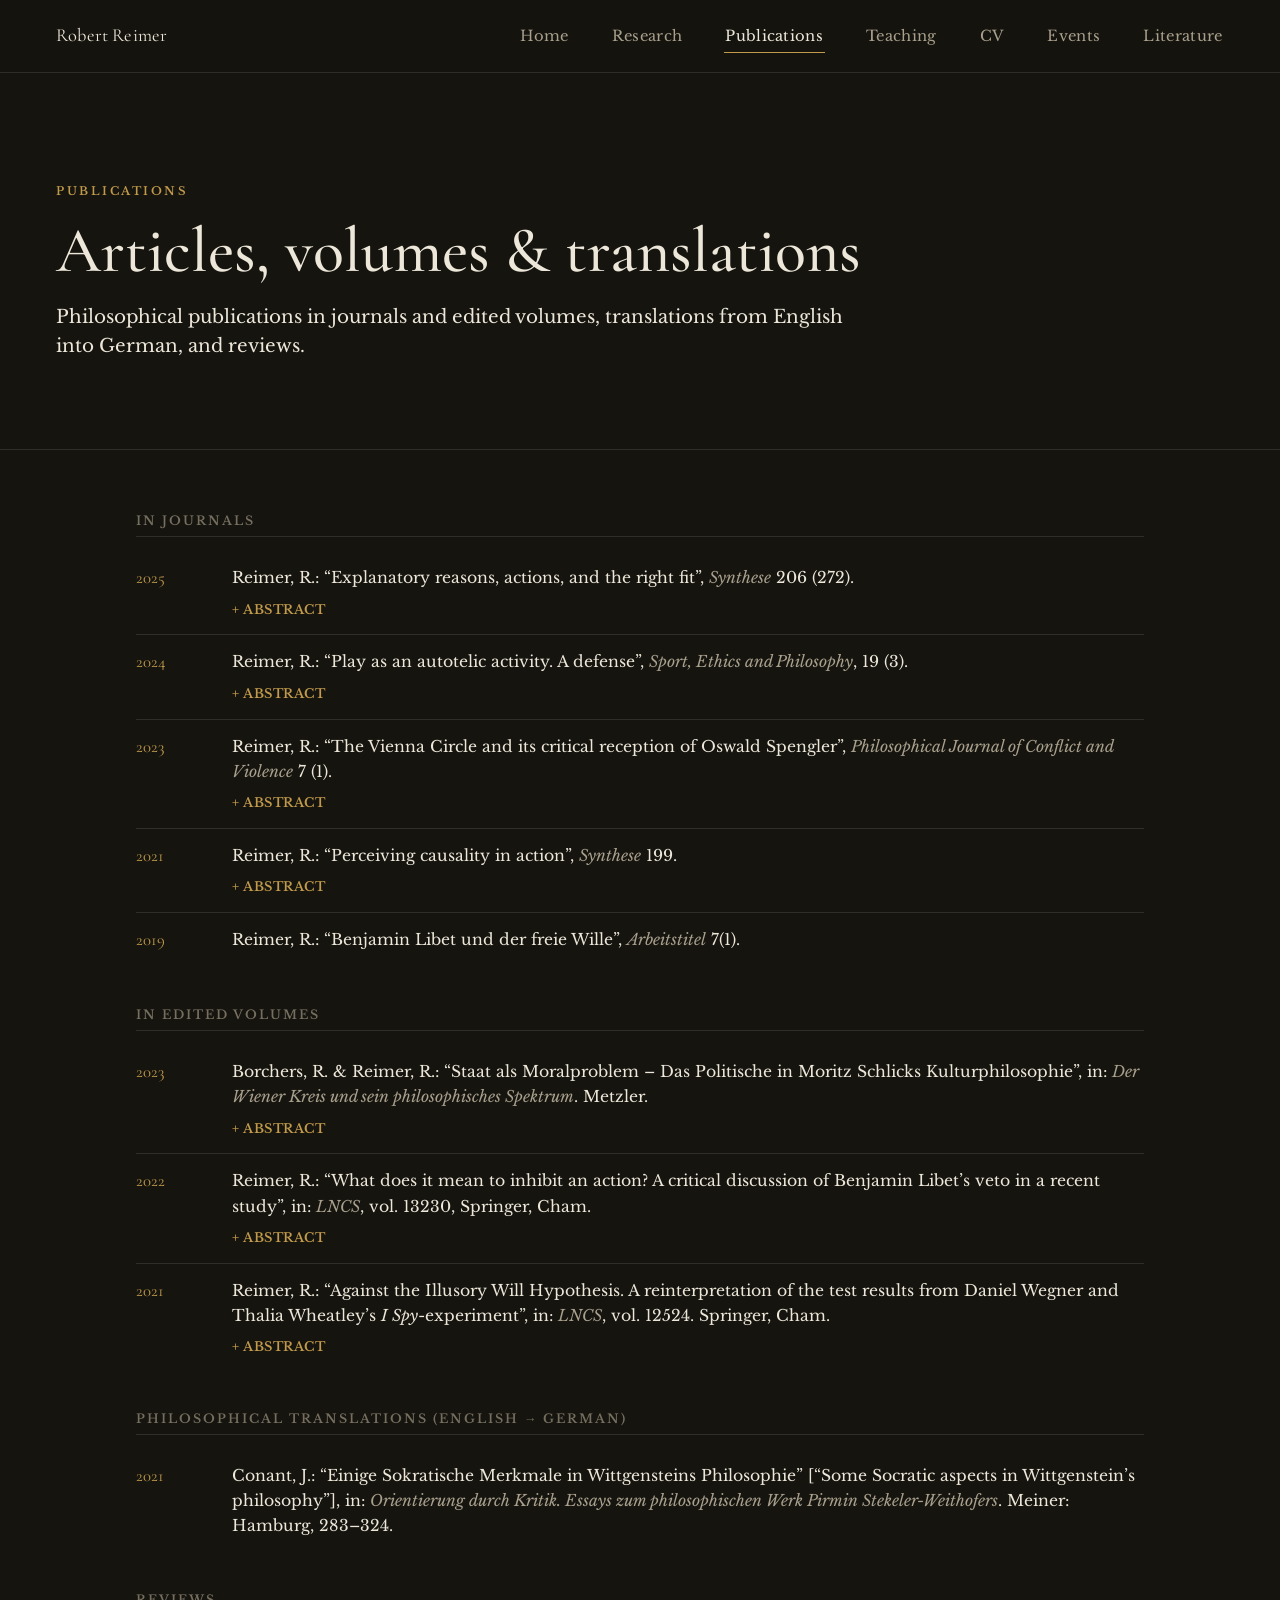
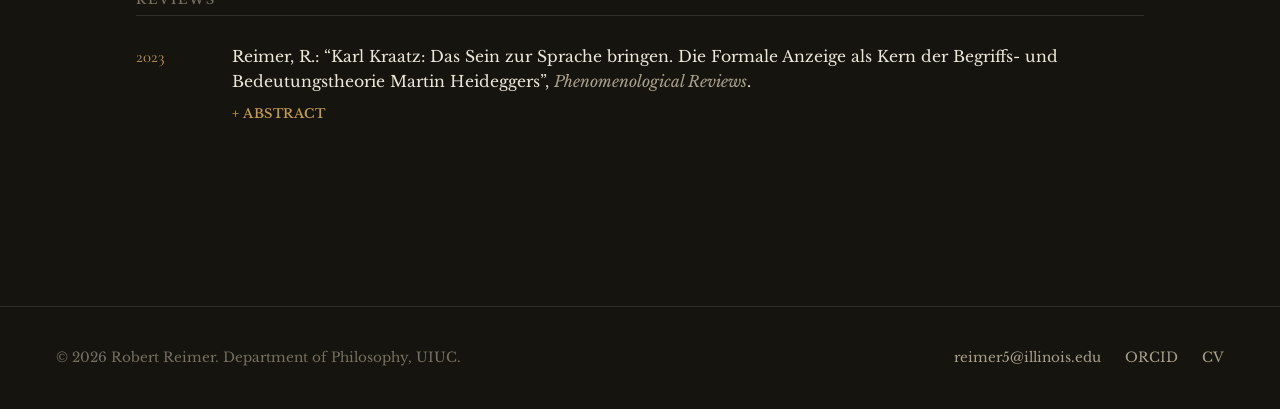
<file: publications.html>
<!doctype html>
<html lang="en">
<head>
<meta charset="UTF-8">
<meta name="viewport" content="width=device-width, initial-scale=1">
<title>Publications — Robert Reimer</title>
<meta name="description" content="Journal articles, edited volumes, translations, and reviews by Robert Reimer.">
<link rel="icon" href="data:image/svg+xml,%3Csvg xmlns='http://www.w3.org/2000/svg' viewBox='0 0 100 100'%3E%3Crect width='100' height='100' rx='16' fill='%2315140f'/%3E%3Ctext x='50' y='70' font-family='Georgia,serif' font-size='58' fill='%23c19a4b' text-anchor='middle'%3ER%3C/text%3E%3C/svg%3E">
<link rel="stylesheet" href="assets/css/style.css">
</head>
<body>
<a class="skip-link" href="#main">Skip to content</a>

<header class="site-header">
  <div class="container">
    <a class="brand" href="index.html">Robert Reimer</a>
    <button class="nav-toggle" aria-label="Toggle navigation" aria-expanded="false" aria-controls="site-nav">
      <svg viewBox="0 0 24 24" fill="none" stroke="currentColor" stroke-width="2" stroke-linecap="round" aria-hidden="true"><path d="M3 6h18M3 12h18M3 18h18"/></svg>
    </button>
    <nav class="site-nav" id="site-nav" aria-label="Primary">
      <ul>
        <li><a href="index.html">Home</a></li>
        <li><a href="research.html">Research</a></li>
        <li><a href="publications.html" aria-current="page">Publications</a></li>
        <li><a href="teaching.html">Teaching</a></li>
        <li><a href="cv.html">CV</a></li>
        <li><a href="events.html">Events</a></li>
        <li><a href="literature.html">Literature</a></li>
      </ul>
    </nav>
  </div>
</header>

<main id="main">
  <section class="page-hero">
    <div class="container">
      <span class="eyebrow">Publications</span>
      <h1>Articles, volumes &amp; translations</h1>
      <p class="lede">Philosophical publications in journals and edited volumes, translations from English into German, and reviews.</p>
    </div>
  </section>

  <section class="block">
    <div class="container" style="max-width: 68rem;">

      <div class="pub-group">
        <h3>In journals</h3>
        <div class="pub-item">
          <span class="year">2025</span>
          <div>
            <p>Reimer, R.: &ldquo;Explanatory reasons, actions, and the right fit&rdquo;, <span class="venue">Synthese</span> 206 (272).</p>
            <details>
              <summary>Abstract</summary>
              <p class="abstract">Action explanations are answers given to questions of the form: &ldquo;Why did A &phi;?&rdquo; Explanatory reasons are the explanantia of such explanations. In the last 25 years, various accounts on the nature of explanatory reasons have been presented. According to factivism, for instance, explanatory reasons are the facts that the agent believed and acted on. According to psychologism, in turn, explanatory reasons are the agent&rsquo;s beliefs themselves. The primary goal of this paper is to show that there are cases in which an action explanation is required but that none of the predominant accounts can deal with. A secondary goal is to show that the predominant accounts have also misunderstood the exact purpose of action explanations. Action explanations &ndash; given as answers to questions of the form &ldquo;Why did A &phi;?&rdquo; &ndash; are not supposed to explain actions simpliciter. They are supposed to explain actions under a description that the questioner chose.</p>
            </details>
          </div>
        </div>
        <div class="pub-item">
          <span class="year">2024</span>
          <div>
            <p>Reimer, R.: &ldquo;Play as an autotelic activity. A defense&rdquo;, <span class="venue">Sport, Ethics and Philosophy</span>, 19 (3).</p>
            <details>
              <summary>Abstract</summary>
              <p class="abstract">In his paper &lsquo;Words on Play&rsquo;, Bernard Suits famously defines play as an autotelic activity. Some philosophers like Stephen E. Schmid argue against Suits&rsquo;s position by pointing out that the concept of autotelicity in Suits&rsquo;s work is too unclear to serve as a defining feature for play. Due to that fact, Schmid dismisses autotelicity in favor of a definition of play in terms of the player&rsquo;s engagement in an activity for intrinsic reasons. The purpose of this paper is to defend Suits&rsquo;s claim by clarifying the concept of autotelicity in the context of play and by arguing against some typical misconceptions about autotelicity in Schmid&rsquo;s work and in the work of others. First, I define autotelic activities as activities that are engaged in for their own sake. Then, I argue that the engagement in an activity for its own sake is neither in conflict with the activity&rsquo;s potential internal instrumental structure nor with the existence of certain intrinsic reasons (such as pleasure).</p>
            </details>
          </div>
        </div>
        <div class="pub-item">
          <span class="year">2023</span>
          <div>
            <p>Reimer, R.: &ldquo;The Vienna Circle and its critical reception of Oswald Spengler&rdquo;, <span class="venue">Philosophical Journal of Conflict and Violence</span> 7 (1).</p>
            <details>
              <summary>Abstract</summary>
              <p class="abstract">The Vienna Circle was an influential group of philosophers in the early 20th century. Its members were dedicated to do philosophy and to conduct research in accordance with the guidelines of the scientific world-conception. For some of them, Oswald Spengler was a dangerous antagonist due to the success and influence of his metaphysical philosophy of history in <em>Der Untergang des Abendlandes</em> and other works. In this paper, I will explore systematically the Circle&rsquo;s critical reception of Spengler regarding his methodological approaches, ontological positions, and political philosophy. I will, thereby, also evaluate the criticism brought forth against Spengler.</p>
            </details>
          </div>
        </div>
        <div class="pub-item">
          <span class="year">2021</span>
          <div>
            <p>Reimer, R.: &ldquo;Perceiving causality in action&rdquo;, <span class="venue">Synthese</span> 199.</p>
            <details>
              <summary>Abstract</summary>
              <p class="abstract">David Hume and other philosophers doubt that causality can be perceived directly. Instead, observers become aware of it through inference based on the perception of the two events constituting cause and effect of the causal relation. However, Hume and the other philosophers primarily consider causal relations in which one object triggers a motion or change in another. In this paper, I will argue against Hume&rsquo;s assumption by distinguishing a kind of causal relations in which an agent is controlling the motion or change of an object. I will call this kind of causal relations &lsquo;causation-as-control&rsquo;. In instances of causation-as-control, the observer does not become aware of the causality through inference based on the perception of two events (cause and effect). Rather, she perceives the two events directly and without further inference as cause and effect of a causal relation, and, therefore, the causality at work.</p>
            </details>
          </div>
        </div>
        <div class="pub-item">
          <span class="year">2019</span>
          <p>Reimer, R.: &ldquo;Benjamin Libet und der freie Wille&rdquo;, <span class="venue">Arbeitstitel</span> 7(1).</p>
        </div>
      </div>

      <div class="pub-group">
        <h3>In edited volumes</h3>
        <div class="pub-item">
          <span class="year">2023</span>
          <div>
            <p>Borchers, R. &amp; Reimer, R.: &ldquo;Staat als Moralproblem &ndash; Das Politische in Moritz Schlicks Kulturphilosophie&rdquo;, in: <span class="venue">Der Wiener Kreis und sein philosophisches Spektrum</span>. Metzler.</p>
            <details>
              <summary>Abstract</summary>
              <p class="abstract">Die Zwischenkriegszeit des 20. Jahrhunderts war die Hochzeit der Kulturphilosophie. Ihre zentrale Forderung nach einer Trennung der Realwissenschaften in Natur- und &bdquo;Kulturwissenschaften&ldquo; stand der Unternehmung zu einer Einheitswissenschaft des Wiener Kreises diametral entgegen. Auch Moritz Schlick sprach sich Zeit seines Lebens entschieden gegen die &bdquo;m&auml;chtig emporgebl&uuml;ht[e]&ldquo; Mode der &bdquo;Kulturwissenschaften oder Geisteswissenschaften&ldquo; aus. Dies geht beispielhaft aus seinem Vortrag &uuml;ber das Verh&auml;ltnis von &bdquo;Philosophie und Naturwissenschaft&ldquo; hervor, in dem er ausf&uuml;hrt, dass jene &bdquo;Wissenschaften vom Menschlichen&ldquo; schlechthin nicht &uuml;ber eigene Grundbegriffe verf&uuml;gten und deswegen stets auf die &bdquo;ausgezeichnete Stellung des naturwissenschaftlichen Denkens&ldquo; angewiesen blieben, namentlich auf die Psychologie als die &bdquo;Br&uuml;cke zur Geschichte und zu den Geisteswissenschaften &uuml;berhaupt&ldquo;. Insofern k&ouml;nnten sie f&uuml;r sich nicht den Anspruch erheben, eine vom naturwissenschaftlichen &bdquo;Weltbild&ldquo; verschiedene &bdquo;Weltanschauung&ldquo; spekulativ zu entwerfen. Die Gegenst&auml;nde der Kulturwissenschaften, so zeigt sich Schlick auch sp&auml;ter noch &uuml;berzeugt, seien letztlich psychologisch zu ergr&uuml;ndende Handlungen von Menschen und st&uuml;nden daher &bdquo;nicht im absolutem Gegensatze [&hellip;] zu den Gegenst&auml;nden der Naturwissenschaften&ldquo;.</p>
            </details>
          </div>
        </div>
        <div class="pub-item">
          <span class="year">2022</span>
          <div>
            <p>Reimer, R.: &ldquo;What does it mean to inhibit an action? A critical discussion of Benjamin Libet&rsquo;s veto in a recent study&rdquo;, in: <span class="venue">LNCS</span>, vol. 13230, Springer, Cham.</p>
            <details>
              <summary>Abstract</summary>
              <p class="abstract">In the 1980s, physiologist Benjamin Libet conducted a series of experiments to test whether the will is free. Whilst he originally assumed that the will functions like an immaterial initiator of cerebral processes culminating in actions, he later began to think that it rather works like an immaterial veto inhibiting unwanted actions by preventing unconsciously initiated cerebral processes from unfolding. Libet&rsquo;s veto was widely criticized for its Cartesian dualist and interactionist implications. However, in 2016, Schultze-Kraft et al. adopted Libet&rsquo;s idea of an action-inhibiting veto and conducted a new experiment. Its goal was to test until which moment agents can inhibit an action that they already intended to do. Despite insisting on the material nature of the veto, the researchers also described the function of the veto in interactionist terms, namely as an act of the agent performed against her own cerebral processes. The purpose of this paper is to explain in which sense the veto in Libet&rsquo;s and in Schultze-Kraft&rsquo;s study is interactionist, and to provide a non-interactionist reinterpretation of the test subjects&rsquo; action inhibition in Schultze-Kraft&rsquo;s experiment.</p>
            </details>
          </div>
        </div>
        <div class="pub-item">
          <span class="year">2021</span>
          <div>
            <p>Reimer, R.: &ldquo;Against the Illusory Will Hypothesis. A reinterpretation of the test results from Daniel Wegner and Thalia Wheatley&rsquo;s <em>I Spy</em>-experiment&rdquo;, in: <span class="venue">LNCS</span>, vol. 12524. Springer, Cham.</p>
            <details>
              <summary>Abstract</summary>
              <p class="abstract">Since Benjamin Libet&rsquo;s famous experiments in 1979, the study of the will has become a focal point in the cognitive sciences. Just like Libet the scientists Daniel Wegner and Thalia Wheatley came to doubt that the will is causally efficacious. In their influential study <em>I Spy</em> from 1999, they created an experimental setup to show that agents erroneously experience their actions as caused by their thoughts. Instead, these actions are caused by unconscious neural processes; the agent&rsquo;s &lsquo;causal experience of will&rsquo; is just an illusion. Both the scientific method and the conclusion drawn from the empirical results have already been criticized by philosophers. In this paper, I will analyze the action performed in <em>I Spy</em> and criticize more fundamentally the assumption of a &lsquo;causal experience of will&rsquo;. I will argue that the <em>I Spy</em> study does not show that the agent&rsquo;s causal experience of will is illusory, because it does not show that there is a causal experience of will. Against Wegner and Wheatley&rsquo;s assumption, I will show that it is unlikely that the participants in <em>I Spy</em> experienced their conscious thoughts as causally efficacious for an action, that they did not perform at all. It is more likely, that they experienced their own bodily movement as causally efficacious for a cooperative action, that they did not perform solely by themselves.</p>
            </details>
          </div>
        </div>
      </div>

      <div class="pub-group">
        <h3>Philosophical translations (English&nbsp;&rarr;&nbsp;German)</h3>
        <div class="pub-item">
          <span class="year">2021</span>
          <p>Conant, J.: &ldquo;Einige Sokratische Merkmale in Wittgensteins Philosophie&rdquo; [&ldquo;Some Socratic aspects in Wittgenstein&rsquo;s philosophy&rdquo;], in: <span class="venue">Orientierung durch Kritik. Essays zum philosophischen Werk Pirmin Stekeler-Weithofers</span>. Meiner: Hamburg, 283&ndash;324.</p>
        </div>
      </div>

      <div class="pub-group">
        <h3>Reviews</h3>
        <div class="pub-item">
          <span class="year">2023</span>
          <div>
            <p>Reimer, R.: &ldquo;Karl Kraatz: Das Sein zur Sprache bringen. Die Formale Anzeige als Kern der Begriffs- und Bedeutungstheorie Martin Heideggers&rdquo;, <span class="venue">Phenomenological Reviews</span>.</p>
            <details>
              <summary>Abstract</summary>
              <p class="abstract">Diese Textbesprechung soll aus drei Abschnitten bestehen. Im ersten Abschnitt werde ich allgemein darauf eingehen, wie Kraatz die ersten beiden Charakterz&uuml;ge der formalen Anzeige erschlie&szlig;t und definiert. Im zweiten Abschnitt werde ich kritisch beleuchten, wie laut Kraatz die Angst mit dem dritten Charakterzug der formalen Anzeige zusammenh&auml;ngt und warum sie dem Verstehensprozess formal-anzeigender Begriffe zugrundeliegen soll. Im letzten Abschnitt werde ich noch kurz auf Teil V des Buches eingehen, worin es um die Einbettung der formalen Analyse in Heideggers allgemeine Bedeutungs- und Begriffstheorie geht.</p>
            </details>
          </div>
        </div>
      </div>

    </div>
  </section>
</main>

<footer class="site-footer">
  <div class="container">
    <p>&copy; <span id="year"></span> Robert Reimer. Department of Philosophy, UIUC.</p>
    <div class="footer-links">
      <a href="mailto:reimer5@illinois.edu">reimer5@illinois.edu</a>
      <a href="https://orcid.org/0000-0003-0947-8249">ORCID</a>
      <a href="cv.html">CV</a>
    </div>
  </div>
</footer>

<script>document.getElementById('year').textContent = new Date().getFullYear();</script>
<script src="assets/js/main.js"></script>
</body>
</html>
</file>
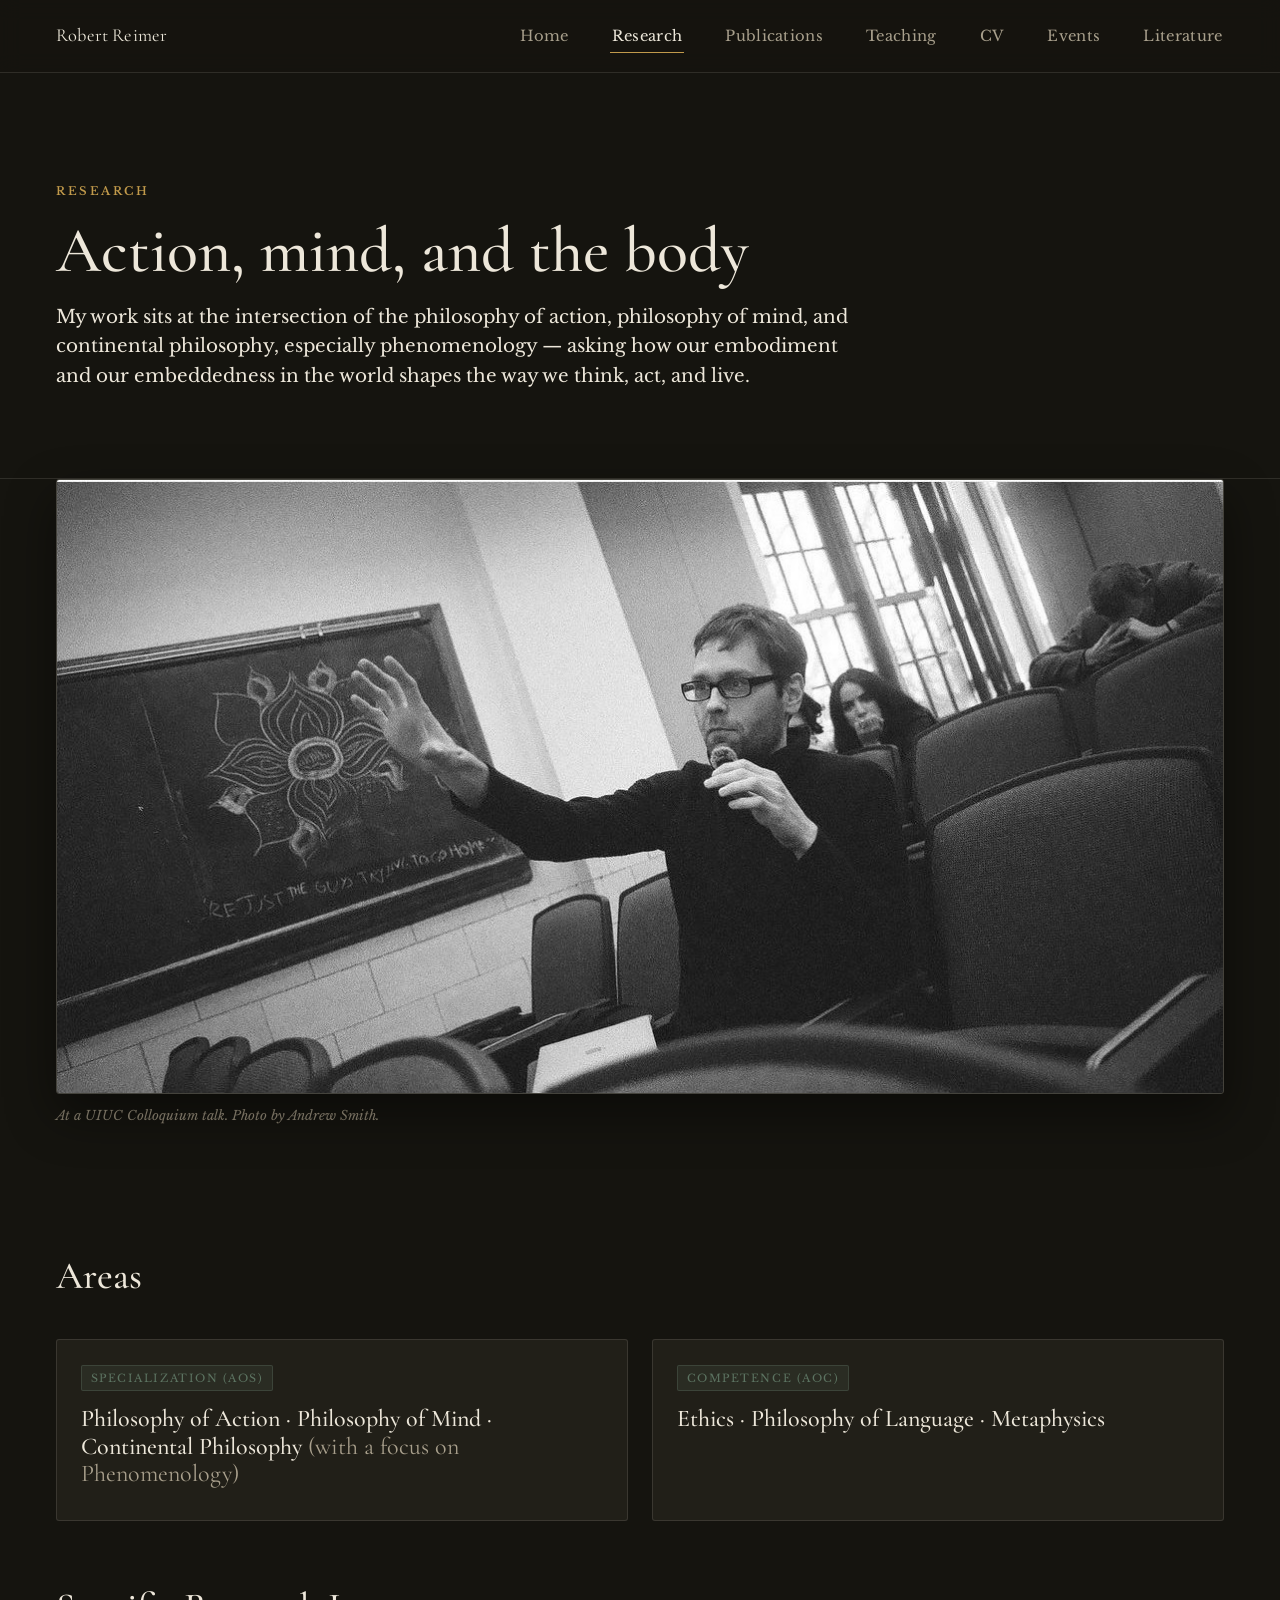
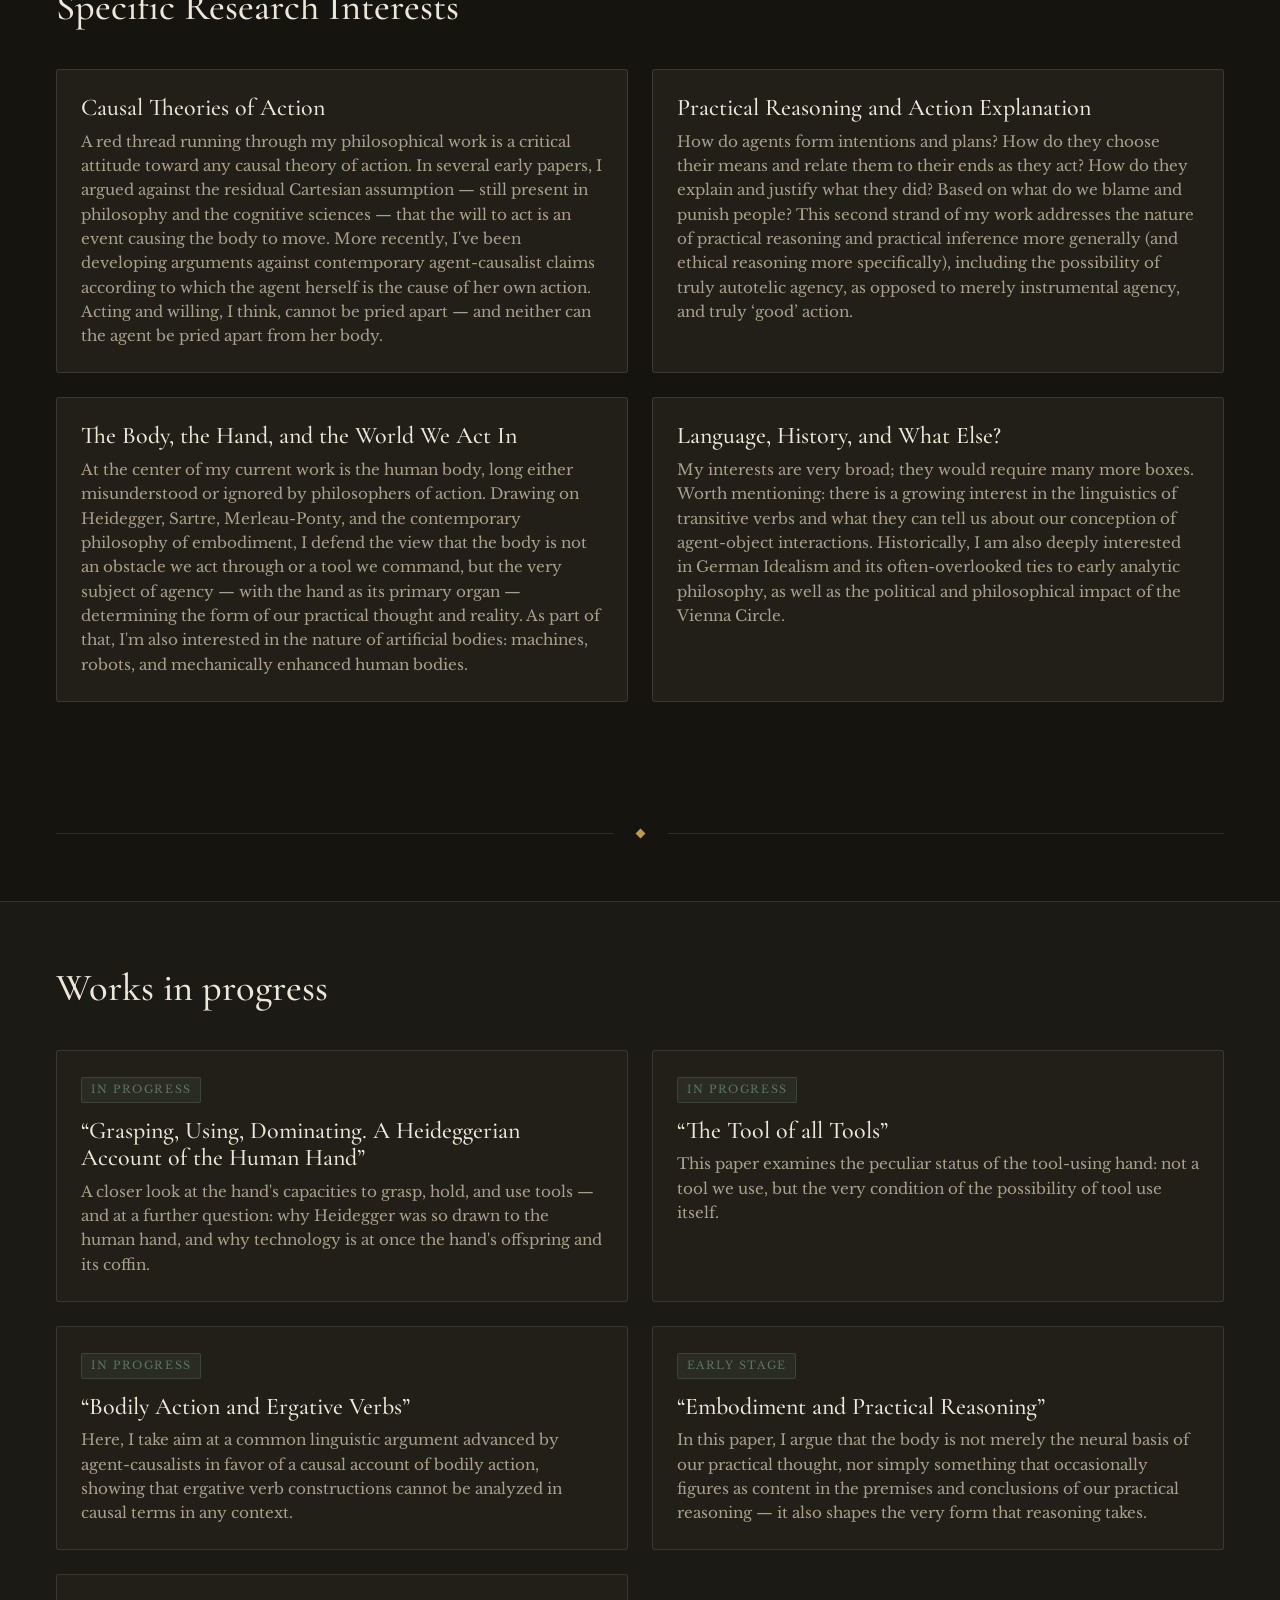
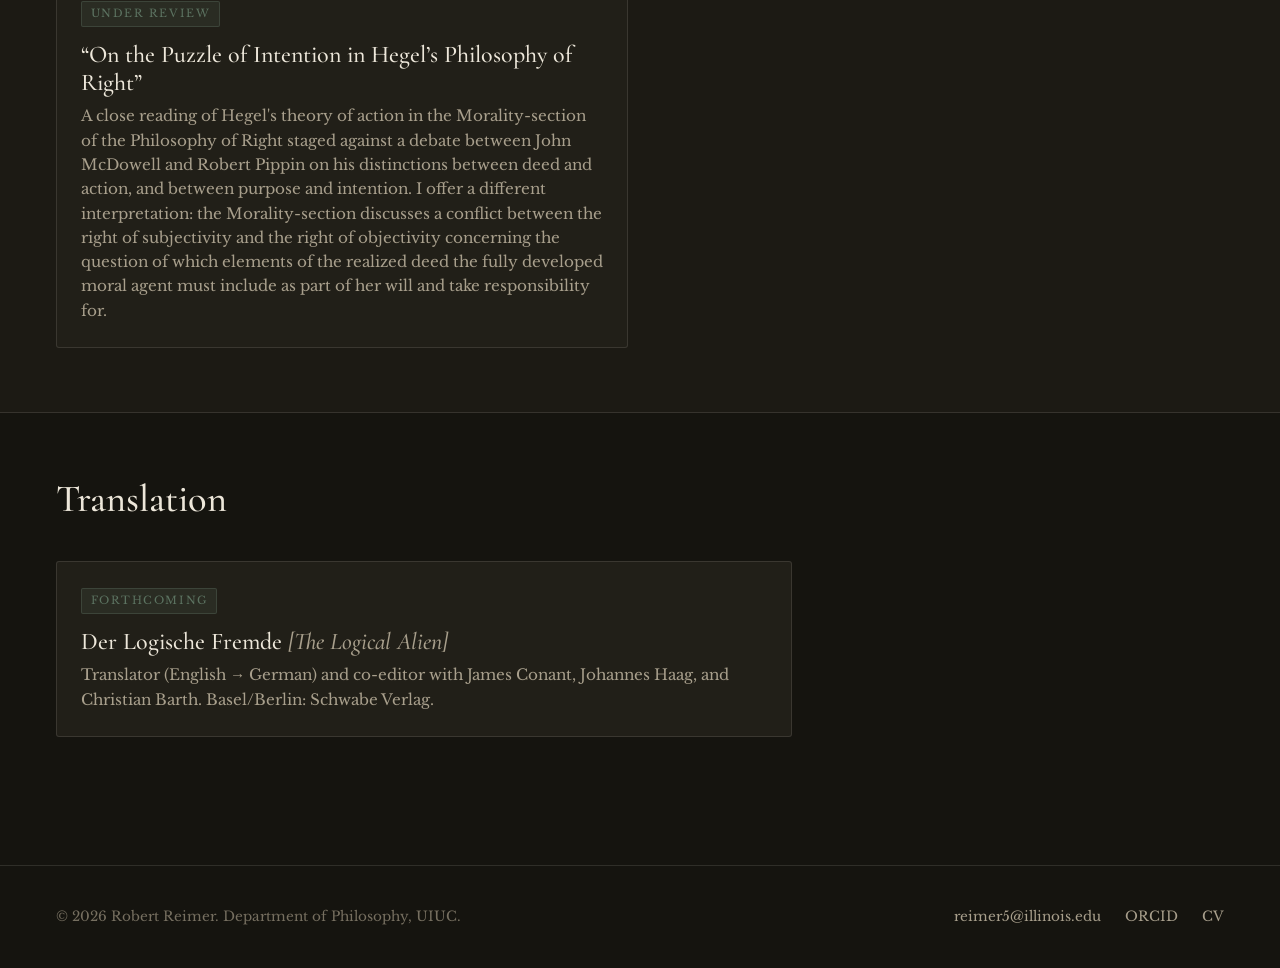
<file: research.html>
<!doctype html>
<html lang="en">
<head>
<meta charset="UTF-8">
<meta name="viewport" content="width=device-width, initial-scale=1">
<title>Research — Robert Reimer</title>
<meta name="description" content="Robert Reimer's current research on the philosophy of action, philosophy of mind, and continental philosophy (phenomenology), with a focus on the body.">
<link rel="icon" href="data:image/svg+xml,%3Csvg xmlns='http://www.w3.org/2000/svg' viewBox='0 0 100 100'%3E%3Crect width='100' height='100' rx='16' fill='%2315140f'/%3E%3Ctext x='50' y='70' font-family='Georgia,serif' font-size='58' fill='%23c19a4b' text-anchor='middle'%3ER%3C/text%3E%3C/svg%3E">
<link rel="stylesheet" href="assets/css/style.css">
</head>
<body>
<a class="skip-link" href="#main">Skip to content</a>

<header class="site-header">
  <div class="container">
    <a class="brand" href="index.html">Robert Reimer</a>
    <button class="nav-toggle" aria-label="Toggle navigation" aria-expanded="false" aria-controls="site-nav">
      <svg viewBox="0 0 24 24" fill="none" stroke="currentColor" stroke-width="2" stroke-linecap="round" aria-hidden="true"><path d="M3 6h18M3 12h18M3 18h18"/></svg>
    </button>
    <nav class="site-nav" id="site-nav" aria-label="Primary">
      <ul>
        <li><a href="index.html">Home</a></li>
        <li><a href="research.html" aria-current="page">Research</a></li>
        <li><a href="publications.html">Publications</a></li>
        <li><a href="teaching.html">Teaching</a></li>
        <li><a href="cv.html">CV</a></li>
        <li><a href="events.html">Events</a></li>
        <li><a href="literature.html">Literature</a></li>
      </ul>
    </nav>
  </div>
</header>

<main id="main">
  <section class="page-hero">
    <div class="container">
      <span class="eyebrow">Research</span>
      <h1>Action, mind, and the body</h1>
      <p class="lede">
        My work sits at the intersection of the philosophy of action, philosophy of mind, and
        continental philosophy, especially phenomenology — asking how our embodiment and our embeddedness in the world shapes the
        way we think, act, and live.
      </p>
    </div>
  </section>

  <div class="container">
    <figure class="research-photo">
      <img src="assets/img/lecture-hand.jpg" alt="Robert Reimer raising his hand to ask a question during a philosophy talk, with a chalk drawing on the blackboard behind him.">
      <figcaption>At a UIUC Colloquium talk. <span>Photo by Andrew Smith.</span></figcaption>
    </figure>
  </div>

  <section class="block">
    <div class="container">
      <div class="section-head">
        <h2>Areas</h2>
      </div>
      <div class="grid cols-2">
        <div class="card">
          <span class="tag">Specialization (AOS)</span>
          <h3>Philosophy of Action &middot; Philosophy of Mind &middot; Continental Philosophy <span style="color:var(--fg-muted); font-weight:400;">(with a focus on Phenomenology)</span></h3>
        </div>
        <div class="card">
          <span class="tag">Competence (AOC)</span>
          <h3>Ethics &middot; Philosophy of Language &middot; Metaphysics</h3>
        </div>
      </div>

      <div class="section-head" style="margin-top: var(--space-5);">
        <h2>Specific Research Interests</h2>
      </div>
      <div class="grid cols-2">
        <div class="card">
          <h3>Causal Theories of Action</h3>
          <p>A red thread running through my philosophical work is a critical attitude toward any causal theory of action. In several early papers, I argued against the residual Cartesian assumption &mdash; still present in philosophy and the cognitive sciences &mdash; that the will to act is an event causing the body to move. More recently, I've been developing arguments against contemporary agent-causalist claims according to which the agent herself is the cause of her own action. Acting and willing, I think, cannot be pried apart &mdash; and neither can the agent be pried apart from her body.</p>
        </div>
        <div class="card">
          <h3>Practical Reasoning and Action Explanation</h3>
          <p>How do agents form intentions and plans? How do they choose their means and relate them to their ends as they act? How do they explain and justify what they did? Based on what do we blame and punish people? This second strand of my work addresses the nature of practical reasoning and practical inference more generally (and ethical reasoning more specifically), including the possibility of truly autotelic agency, as opposed to merely instrumental agency, and truly &lsquo;good&rsquo; action.</p>
        </div>
        <div class="card">
          <h3>The Body, the Hand, and the World We Act In</h3>
          <p>At the center of my current work is the human body, long either misunderstood or ignored by philosophers of action. Drawing on Heidegger, Sartre, Merleau-Ponty, and the contemporary philosophy of embodiment, I defend the view that the body is not an obstacle we act through or a tool we command, but the very subject of agency &mdash; with the hand as its primary organ &mdash; determining the form of our practical thought and reality. As part of that, I'm also interested in the nature of artificial bodies: machines, robots, and mechanically enhanced human bodies.</p>
        </div>
        <div class="card">
          <h3>Language, History, and What Else?</h3>
          <p>My interests are very broad; they would require many more boxes. Worth mentioning: there is a growing interest in the linguistics of transitive verbs and what they can tell us about our conception of agent-object interactions. Historically, I am also deeply interested in German Idealism and its often-overlooked ties to early analytic philosophy, as well as the political and philosophical impact of the Vienna Circle.</p>
        </div>
      </div>
    </div>
  </section>

  <div class="container"><div class="divider"><span class="divider-dot" aria-hidden="true"></span></div></div>

  <section class="block alt">
    <div class="container">
      <div class="section-head">
        <h2>Works in progress</h2>
      </div>

      <div class="grid cols-2">
        <div class="card">
          <span class="tag">In progress</span>
          <h3>&ldquo;Grasping, Using, Dominating. A Heideggerian Account of the Human Hand&rdquo;</h3>
          <p>A closer look at the hand's capacities to grasp, hold, and use tools &mdash; and at a further question: why Heidegger was so drawn to the human hand, and why technology is at once the hand's offspring and its coffin.</p>
        </div>
        <div class="card">
          <span class="tag">In progress</span>
          <h3>&ldquo;The Tool of all Tools&rdquo;</h3>
          <p>This paper examines the peculiar status of the tool-using hand: not a tool we use, but the very condition of the possibility of tool use itself.</p>
        </div>
        <div class="card">
          <span class="tag">In progress</span>
          <h3>&ldquo;Bodily Action and Ergative Verbs&rdquo;</h3>
          <p>Here, I take aim at a common linguistic argument advanced by agent-causalists in favor of a causal account of bodily action, showing that ergative verb constructions cannot be analyzed in causal terms in any context.</p>
        </div>
        <div class="card">
          <span class="tag">Early stage</span>
          <h3>&ldquo;Embodiment and Practical Reasoning&rdquo;</h3>
          <p>In this paper, I argue that the body is not merely the neural basis of our practical thought, nor simply something that occasionally figures as content in the premises and conclusions of our practical reasoning &mdash; it also shapes the very form that reasoning takes.</p>
        </div>
        <div class="card">
          <span class="tag">Under review</span>
          <h3>&ldquo;On the Puzzle of Intention in Hegel&rsquo;s Philosophy of Right&rdquo;</h3>
          <p>A close reading of Hegel's theory of action in the Morality-section of the Philosophy of Right staged against a debate between John McDowell and Robert Pippin on his distinctions between deed and action, and between purpose and intention. I offer a different interpretation: the Morality-section discusses a conflict between the right of subjectivity and the right of objectivity concerning the question of which elements of the realized deed the fully developed moral agent must include as part of her will and take responsibility for.</p>
        </div>
      </div>
    </div>
  </section>

  <section class="block">
    <div class="container">
      <div class="section-head">
        <h2>Translation</h2>
      </div>
      <div class="card" style="max-width: 46rem;">
        <span class="tag">Forthcoming</span>
        <h3>Der Logische Fremde <span style="color:var(--fg-muted); font-style: italic;">[The Logical Alien]</span></h3>
        <p>Translator (English&nbsp;&rarr;&nbsp;German) and co-editor with James Conant, Johannes Haag, and Christian Barth. Basel/Berlin: Schwabe Verlag.</p>
      </div>
    </div>
  </section>
</main>

<footer class="site-footer">
  <div class="container">
    <p>&copy; <span id="year"></span> Robert Reimer. Department of Philosophy, UIUC.</p>
    <div class="footer-links">
      <a href="mailto:reimer5@illinois.edu">reimer5@illinois.edu</a>
      <a href="https://orcid.org/0000-0003-0947-8249">ORCID</a>
      <a href="cv.html">CV</a>
    </div>
  </div>
</footer>

<script>document.getElementById('year').textContent = new Date().getFullYear();</script>
<script src="assets/js/main.js"></script>
</body>
</html>
</file>
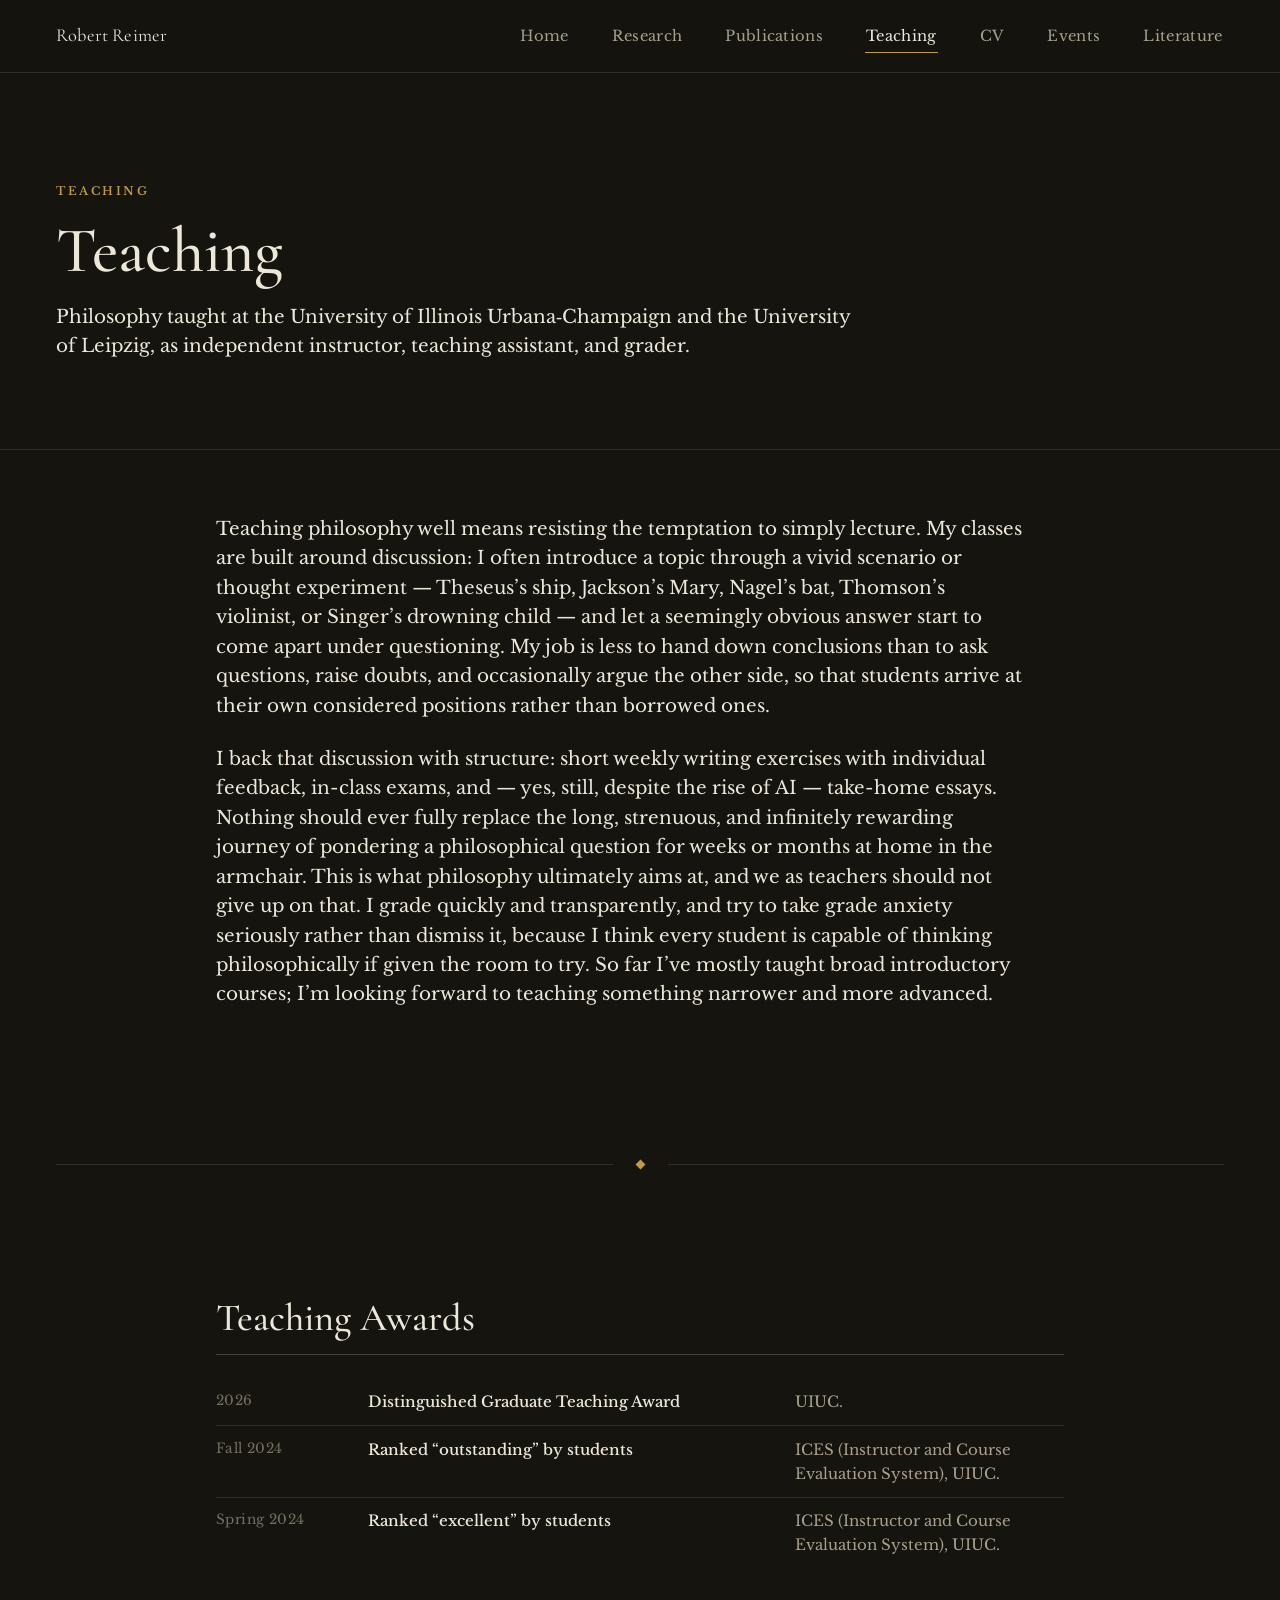
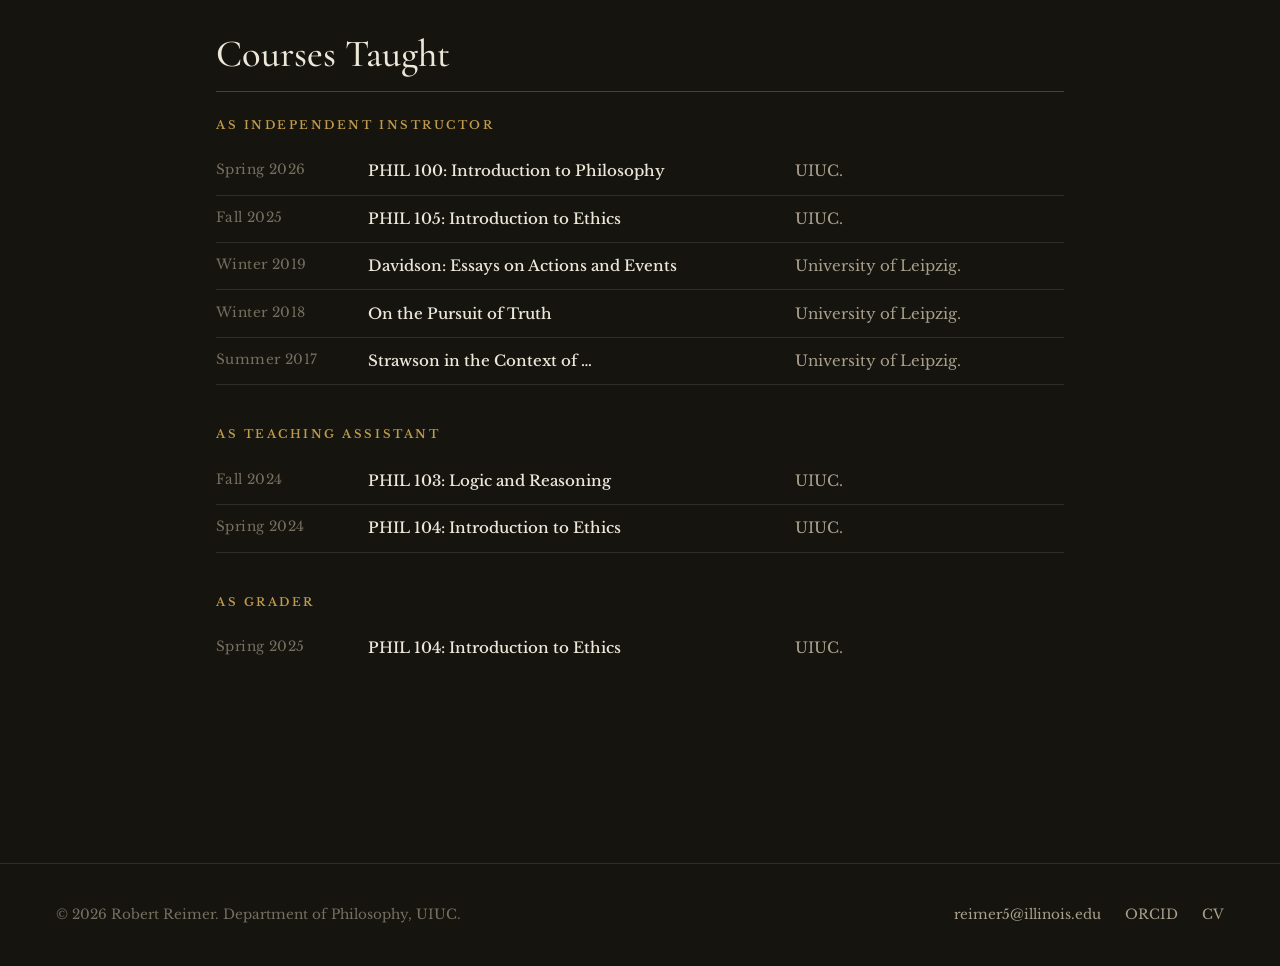
<file: teaching.html>
<!doctype html>
<html lang="en">
<head>
<meta charset="UTF-8">
<meta name="viewport" content="width=device-width, initial-scale=1">
<title>Teaching — Robert Reimer</title>
<meta name="description" content="Robert Reimer's teaching philosophy, awards, and courses taught at UIUC and the University of Leipzig.">
<link rel="icon" href="data:image/svg+xml,%3Csvg xmlns='http://www.w3.org/2000/svg' viewBox='0 0 100 100'%3E%3Crect width='100' height='100' rx='16' fill='%2315140f'/%3E%3Ctext x='50' y='70' font-family='Georgia,serif' font-size='58' fill='%23c19a4b' text-anchor='middle'%3ER%3C/text%3E%3C/svg%3E">
<link rel="stylesheet" href="assets/css/style.css">
</head>
<body>
<a class="skip-link" href="#main">Skip to content</a>

<header class="site-header">
  <div class="container">
    <a class="brand" href="index.html">Robert Reimer</a>
    <button class="nav-toggle" aria-label="Toggle navigation" aria-expanded="false" aria-controls="site-nav">
      <svg viewBox="0 0 24 24" fill="none" stroke="currentColor" stroke-width="2" stroke-linecap="round" aria-hidden="true"><path d="M3 6h18M3 12h18M3 18h18"/></svg>
    </button>
    <nav class="site-nav" id="site-nav" aria-label="Primary">
      <ul>
        <li><a href="index.html">Home</a></li>
        <li><a href="research.html">Research</a></li>
        <li><a href="publications.html">Publications</a></li>
        <li><a href="teaching.html" aria-current="page">Teaching</a></li>
        <li><a href="cv.html">CV</a></li>
        <li><a href="events.html">Events</a></li>
        <li><a href="literature.html">Literature</a></li>
      </ul>
    </nav>
  </div>
</header>

<main id="main">
  <section class="page-hero">
    <div class="container">
      <span class="eyebrow">Teaching</span>
      <h1>Teaching</h1>
      <p class="lede">
        Philosophy taught at the University of Illinois Urbana&#8209;Champaign and the University of Leipzig,
        as independent instructor, teaching assistant, and grader.
      </p>
    </div>
  </section>

  <section class="block">
    <div class="container" style="max-width: 58rem;">
      <p class="lede">
        Teaching philosophy well means resisting the temptation to simply lecture. My classes are built
        around discussion: I often introduce a topic through a vivid scenario or thought experiment
        &mdash; Theseus&rsquo;s ship, Jackson&rsquo;s Mary, Nagel&rsquo;s bat, Thomson&rsquo;s violinist, or
        Singer&rsquo;s drowning child &mdash; and let a seemingly obvious answer start to come apart under
        questioning. My job is less to hand down conclusions than to ask questions, raise doubts, and
        occasionally argue the other side, so that students arrive at their own considered positions
        rather than borrowed ones.
      </p>
      <p class="lede">
        I back that discussion with structure: short weekly writing exercises with individual feedback,
        in-class exams, and &mdash; yes, still, despite the rise of AI &mdash; take-home essays. Nothing
        should ever fully replace the long, strenuous, and infinitely rewarding journey of pondering a
        philosophical question for weeks or months at home in the armchair. This is what philosophy
        ultimately aims at, and we as teachers should not give up on that. I grade quickly and
        transparently, and try to take grade anxiety seriously rather than dismiss it, because I think
        every student is capable of thinking philosophically if given the room to try. So far I&rsquo;ve
        mostly taught broad introductory courses; I&rsquo;m looking forward to teaching something narrower
        and more advanced.
      </p>
    </div>
  </section>

  <div class="container"><div class="divider"><span class="divider-dot" aria-hidden="true"></span></div></div>

  <section class="block">
    <div class="container" style="max-width: 58rem;">
      <div class="cv-section" style="margin-bottom: var(--space-5);">
        <h2>Teaching Awards</h2>
        <div class="cv-row"><span class="when">2026</span><span class="what">Distinguished Graduate Teaching Award</span><span class="detail">UIUC.</span></div>
        <div class="cv-row"><span class="when">Fall 2024</span><span class="what">Ranked &ldquo;outstanding&rdquo; by students</span><span class="detail">ICES (Instructor and Course Evaluation System), UIUC.</span></div>
        <div class="cv-row"><span class="when">Spring 2024</span><span class="what">Ranked &ldquo;excellent&rdquo; by students</span><span class="detail">ICES (Instructor and Course Evaluation System), UIUC.</span></div>
      </div>

      <div class="cv-section">
        <h2>Courses Taught</h2>
        <p class="eyebrow" style="display:block; margin-bottom: var(--space-2);">As Independent Instructor</p>
        <div class="cv-row"><span class="when">Spring 2026</span><span class="what">PHIL 100: Introduction to Philosophy</span><span class="detail">UIUC.</span></div>
        <div class="cv-row"><span class="when">Fall 2025</span><span class="what">PHIL 105: Introduction to Ethics</span><span class="detail">UIUC.</span></div>
        <div class="cv-row"><span class="when">Winter 2019</span><span class="what">Davidson: Essays on Actions and Events</span><span class="detail">University of Leipzig.</span></div>
        <div class="cv-row"><span class="when">Winter 2018</span><span class="what">On the Pursuit of Truth</span><span class="detail">University of Leipzig.</span></div>
        <div class="cv-row"><span class="when">Summer 2017</span><span class="what">Strawson in the Context of &hellip;</span><span class="detail">University of Leipzig.</span></div>

        <p class="eyebrow" style="display:block; margin: var(--space-4) 0 var(--space-2);">As Teaching Assistant</p>
        <div class="cv-row"><span class="when">Fall 2024</span><span class="what">PHIL 103: Logic and Reasoning</span><span class="detail">UIUC.</span></div>
        <div class="cv-row"><span class="when">Spring 2024</span><span class="what">PHIL 104: Introduction to Ethics</span><span class="detail">UIUC.</span></div>

        <p class="eyebrow" style="display:block; margin: var(--space-4) 0 var(--space-2);">As Grader</p>
        <div class="cv-row"><span class="when">Spring 2025</span><span class="what">PHIL 104: Introduction to Ethics</span><span class="detail">UIUC.</span></div>
      </div>
    </div>
  </section>
</main>

<footer class="site-footer">
  <div class="container">
    <p>&copy; <span id="year"></span> Robert Reimer. Department of Philosophy, UIUC.</p>
    <div class="footer-links">
      <a href="mailto:reimer5@illinois.edu">reimer5@illinois.edu</a>
      <a href="https://orcid.org/0000-0003-0947-8249">ORCID</a>
      <a href="cv.html">CV</a>
    </div>
  </div>
</footer>

<script>document.getElementById('year').textContent = new Date().getFullYear();</script>
<script src="assets/js/main.js"></script>
</body>
</html>
</file>
<file: assets/css/style.css>
/* ===========================================================
   Robert Reimer — Philosophy & Fiction
   Design tokens
   =========================================================== */
@import url('https://fonts.googleapis.com/css2?family=Cormorant+Garamond:ital,wght@0,400;0,500;0,600;0,700;1,400;1,500&family=Libre+Baskerville:ital,wght@0,400;0,700;1,400&display=swap');

:root{
  --bg:            #15140f;
  --bg-alt:        #1c1a14;
  --bg-raised:     #211f18;
  --border:        rgba(237,231,218,0.12);
  --border-strong: rgba(237,231,218,0.22);

  --fg:            #ede7da;
  --fg-muted:      #a89f8c;
  --fg-faint:      #766f60;

  --accent:        #c19a4b;   /* muted gold — recolored from the bright yellow figure */
  --accent-soft:   #8a733f;
  --accent-2:      #5c7361;   /* muted forest green — recolored from the bright green ground */

  --shadow: 0 20px 50px rgba(0,0,0,0.45);

  --font-display: 'Cormorant Garamond', 'Iowan Old Style', Georgia, serif;
  --font-body: 'Libre Baskerville', Georgia, 'Iowan Old Style', serif;

  --space-1: 0.5rem;
  --space-2: 0.875rem;
  --space-3: 1.5rem;
  --space-4: 2.5rem;
  --space-5: 4rem;
  --space-6: 6.5rem;

  --radius: 3px;
  --container: 78rem;

  color-scheme: dark;
}

*, *::before, *::after{ box-sizing: border-box; }
html{ scroll-behavior: smooth; }

body{
  margin: 0;
  background: var(--bg);
  color: var(--fg);
  font-family: var(--font-body);
  font-size: 16px;
  line-height: 1.6;
  -webkit-font-smoothing: antialiased;
}

img{ max-width: 100%; display: block; }

h1, h2, h3, h4{
  font-family: var(--font-display);
  font-weight: 500;
  line-height: 1.15;
  margin: 0 0 var(--space-2);
  color: var(--fg);
}
h1{ font-size: clamp(2.4rem, 5vw, 4.2rem); font-weight: 500; }
h2{ font-size: clamp(1.7rem, 3vw, 2.4rem); }
h3{ font-size: clamp(1.2rem, 2vw, 1.5rem); }

p{ margin: 0 0 var(--space-3); color: var(--fg-muted); max-width: 62ch; }
p.lede{ color: var(--fg); font-size: 1.15rem; }

a{ color: var(--accent); text-decoration: none; }
a:hover{ color: var(--fg); }
a:focus-visible, button:focus-visible, input:focus-visible{
  outline: 2px solid var(--accent);
  outline-offset: 3px;
  border-radius: 2px;
}

ul{ margin: 0; padding: 0; list-style: none; }

.eyebrow{
  font-family: var(--font-body);
  font-size: 0.72rem;
  letter-spacing: 0.22em;
  text-transform: uppercase;
  color: var(--accent);
  font-weight: 600;
  display: inline-block;
  margin-bottom: var(--space-2);
}

.container{
  max-width: var(--container);
  margin: 0 auto;
  padding: 0 var(--space-4);
}

.skip-link{
  position: absolute;
  left: -999px;
  top: 0;
  background: var(--accent);
  color: var(--bg);
  padding: 0.75rem 1.25rem;
  z-index: 100;
  font-weight: 600;
}
.skip-link:focus{ left: var(--space-3); top: var(--space-3); }

/* ---------------------------------------------------------
   Header / nav
   --------------------------------------------------------- */
.site-header{
  position: sticky;
  top: 0;
  z-index: 50;
  background: rgba(21,20,15,0.86);
  backdrop-filter: blur(10px);
  border-bottom: 1px solid var(--border);
}
.site-header .container{
  display: flex;
  align-items: center;
  justify-content: space-between;
  height: 4.5rem;
}
.brand{
  color: var(--fg);
  font-family: var(--font-display);
  font-size: 1.15rem;
  letter-spacing: 0.01em;
}
.brand:hover{ color: var(--fg); }

.nav-toggle{
  display: none;
  background: none;
  border: 1px solid var(--border-strong);
  color: var(--fg);
  width: 42px;
  height: 42px;
  border-radius: var(--radius);
  cursor: pointer;
  align-items: center;
  justify-content: center;
}
.nav-toggle svg{ width: 20px; height: 20px; }

.site-nav ul{
  display: flex;
  gap: var(--space-4);
}
.site-nav a{
  color: var(--fg-muted);
  font-size: 0.92rem;
  letter-spacing: 0.02em;
  padding: 0.4rem 0.1rem;
  border-bottom: 1px solid transparent;
  transition: color 200ms ease, border-color 200ms ease;
}
.site-nav a:hover{ color: var(--fg); }
.site-nav a[aria-current="page"]{
  color: var(--fg);
  border-bottom-color: var(--accent);
}

@media (max-width: 820px){
  .nav-toggle{ display: inline-flex; }
  .site-nav{
    position: fixed;
    top: 4.5rem;
    left: 0;
    right: 0;
    height: calc(100vh - 4.5rem);
    height: calc(100dvh - 4.5rem);
    background: var(--bg);
    border-top: 1px solid var(--border);
    transform: translateY(-8px);
    opacity: 0;
    visibility: hidden;
    pointer-events: none;
    transition: opacity 220ms ease, transform 220ms ease, visibility 0s linear 220ms;
    overflow-y: auto;
  }
  .site-nav.is-open{
    opacity: 1;
    visibility: visible;
    transform: translateY(0);
    pointer-events: auto;
    transition: opacity 220ms ease, transform 220ms ease, visibility 0s linear 0s;
  }
  .site-nav ul{
    flex-direction: column;
    gap: 0;
    padding: var(--space-3) var(--space-4);
  }
  .site-nav a{
    display: block;
    padding: var(--space-2) 0;
    font-size: 1.1rem;
    border-bottom: 1px solid var(--border);
  }
}

/* ---------------------------------------------------------
   Page hero / header block used on inner pages
   --------------------------------------------------------- */
.page-hero{
  padding: var(--space-6) 0 var(--space-5);
  border-bottom: 1px solid var(--border);
  position: relative;
  overflow: hidden;
}
.page-hero .container{ position: relative; z-index: 1; }
.page-hero p.lede{ margin-top: var(--space-2); }


/* ---------------------------------------------------------
   Home hero
   --------------------------------------------------------- */
.hero{
  padding: var(--space-6) 0;
  position: relative;
}
.hero .container{
  display: grid;
  grid-template-columns: 1.1fr 0.9fr;
  gap: var(--space-5);
  align-items: center;
}
.hero-portrait{
  position: relative;
  justify-self: center;
  width: 100%;
  max-width: 380px;
}
.hero-portrait .frame{
  position: relative;
  border-radius: var(--radius);
  overflow: hidden;
  border: 1px solid var(--border-strong);
  box-shadow: var(--shadow);
}
.hero-portrait img{ width: 100%; aspect-ratio: 4 / 5; object-fit: cover; }

.lit-hero .hero-portrait{ max-width: 340px; }
.frame--lit img{ aspect-ratio: 576 / 503; object-fit: cover; object-position: center 38%; }

.hero-copy h1{ margin-bottom: var(--space-1); }
.hero-copy .role{
  color: var(--fg-muted);
  font-size: 1.05rem;
  margin-bottom: var(--space-3);
}
.hero-copy .role strong{ color: var(--accent); font-weight: 600; }

@media (max-width: 900px){
  .hero .container{ grid-template-columns: 1fr; }
  .hero-portrait{ order: -1; max-width: 280px; }
}

/* ---------------------------------------------------------
   Research page photo
   --------------------------------------------------------- */
.research-photo{
  margin: 0 0 var(--space-5);
}
.research-photo img{
  width: 100%;
  display: block;
  border-radius: var(--radius);
  border: 1px solid var(--border-strong);
  box-shadow: var(--shadow);
}
.research-photo figcaption{
  margin-top: 0.7rem;
  color: var(--fg-faint);
  font-size: 0.82rem;
  font-style: italic;
}
.research-photo figcaption span{ color: var(--fg-faint); }

/* ---------------------------------------------------------
   Sections / cards
   --------------------------------------------------------- */
section.block{ padding: var(--space-5) 0; }
section.block.alt{ background: var(--bg-alt); border-top: 1px solid var(--border); border-bottom: 1px solid var(--border); }

.section-head{
  max-width: 42rem;
  margin-bottom: var(--space-4);
}

.grid{
  display: grid;
  gap: var(--space-3);
}
.grid.cols-3{ grid-template-columns: repeat(3, 1fr); }
.grid.cols-2{ grid-template-columns: repeat(2, 1fr); }
@media (max-width: 820px){
  .grid.cols-3, .grid.cols-2{ grid-template-columns: 1fr; }
}

.card{
  background: var(--bg-raised);
  border: 1px solid var(--border);
  border-radius: var(--radius);
  padding: var(--space-3);
  transition: border-color 200ms ease, transform 200ms ease;
}
.card:hover{ border-color: var(--border-strong); }
.card h3{ margin-bottom: 0.5rem; }
.card p{ margin-bottom: 0; font-size: 0.95rem; }
.card .tag{
  display: inline-block;
  font-size: 0.68rem;
  letter-spacing: 0.14em;
  text-transform: uppercase;
  color: var(--accent-2);
  background: rgba(92,115,97,0.16);
  border: 1px solid rgba(92,115,97,0.35);
  padding: 0.2rem 0.55rem;
  border-radius: 2px;
  margin-bottom: var(--space-2);
}

/* ---------------------------------------------------------
   Buttons
   --------------------------------------------------------- */
.btn{
  display: inline-flex;
  align-items: center;
  gap: 0.5rem;
  padding: 0.8rem 1.5rem;
  border-radius: var(--radius);
  font-size: 0.92rem;
  font-weight: 600;
  letter-spacing: 0.01em;
  border: 1px solid var(--accent);
  color: var(--bg);
  background: var(--accent);
  cursor: pointer;
  transition: background 200ms ease, color 200ms ease, transform 200ms ease;
}
.btn:hover{ background: #d4ad5e; color: var(--bg); transform: translateY(-1px); }
.btn.outline{
  background: transparent;
  color: var(--fg);
  border-color: var(--border-strong);
}
.btn.outline:hover{ border-color: var(--accent); color: var(--accent); background: transparent; transform: translateY(-1px); }
.btn svg{ width: 16px; height: 16px; }

/* ---------------------------------------------------------
   Lists: publications, presentations, timeline
   --------------------------------------------------------- */
.pub-group{ margin-bottom: var(--space-4); }
.pub-group h3{
  font-family: var(--font-body);
  font-size: 0.78rem;
  letter-spacing: 0.16em;
  text-transform: uppercase;
  color: var(--fg-faint);
  font-weight: 600;
  border-bottom: 1px solid var(--border);
  padding-bottom: var(--space-1);
  margin-bottom: var(--space-2);
}
.pub-item{
  display: grid;
  grid-template-columns: 4.5rem 1fr;
  gap: var(--space-3);
  padding: var(--space-2) 0;
  border-bottom: 1px solid var(--border);
}
.pub-item:last-child{ border-bottom: none; }
.pub-item .year{
  font-family: var(--font-display);
  color: var(--accent);
  font-size: 1.05rem;
}
.pub-item p{ margin: 0; color: var(--fg); font-size: 0.98rem; max-width: none; }
.pub-item .venue{ color: var(--fg-muted); font-style: italic; }
@media (max-width: 620px){
  .pub-item{ grid-template-columns: 1fr; gap: 0.3rem; }
}

.pub-item details{ margin-top: 0.6rem; }
.pub-item summary{
  cursor: pointer;
  list-style: none;
  color: var(--accent);
  font-size: 0.8rem;
  letter-spacing: 0.04em;
  text-transform: uppercase;
  font-weight: 600;
  width: fit-content;
}
.pub-item summary::-webkit-details-marker{ display: none; }
.pub-item summary::before{ content: "+ "; }
.pub-item details[open] summary::before{ content: "\2212 "; }
.pub-item summary:hover{ color: var(--fg); }
.pub-item .abstract{
  margin: 0.6rem 0 0;
  color: var(--fg-muted);
  font-size: 0.92rem;
  max-width: 58ch;
}

.pub-item .excerpt{
  margin: 0.7rem 0 0;
  padding: 1.1rem 1.4rem;
  background: var(--bg-alt);
  border-left: 2px solid var(--accent);
  border-radius: 2px;
  max-width: 58ch;
}
.pub-item .excerpt p{
  font-family: var(--font-display);
  color: var(--fg);
  font-size: 1.02rem;
  line-height: 1.7;
  margin: 0 0 0.6em;
}
.pub-item .excerpt p + p{ text-indent: 1.4em; }
.pub-item .excerpt p:last-child{ margin-bottom: 0; }

.pub-item .poem{
  margin: 0.7rem 0 0;
  padding: 1.1rem 1.4rem;
  background: var(--bg-alt);
  border-left: 2px solid var(--accent);
  border-radius: 2px;
  max-width: 58ch;
  font-family: var(--font-display);
  color: var(--fg);
  font-size: 1.02rem;
  line-height: 1.7;
  white-space: pre-wrap;
}

.timeline{ border-left: 1px solid var(--border); padding-left: var(--space-3); }
.timeline-item{ position: relative; padding-bottom: var(--space-4); }
.timeline-item:last-child{ padding-bottom: 0; }
.timeline-item::before{
  content: "";
  position: absolute;
  left: calc(-1 * var(--space-3) - 5px);
  top: 0.3rem;
  width: 9px; height: 9px;
  border-radius: 50%;
  background: var(--accent);
  border: 2px solid var(--bg);
  box-shadow: 0 0 0 1px var(--border-strong);
}
.timeline-item .when{
  font-size: 0.78rem;
  letter-spacing: 0.1em;
  text-transform: uppercase;
  color: var(--fg-faint);
  margin-bottom: 0.3rem;
  display: block;
}
.timeline-item h3{ margin-bottom: 0.25rem; }
.timeline-item .where{ color: var(--fg-muted); font-size: 0.92rem; margin-bottom: 0.4rem; max-width: none; }

/* ---------------------------------------------------------
   CV page
   --------------------------------------------------------- */
.cv-section{ margin-bottom: var(--space-5); }
.cv-section h2{
  display: flex;
  align-items: baseline;
  gap: var(--space-2);
  border-bottom: 1px solid var(--border-strong);
  padding-bottom: var(--space-2);
  margin-bottom: var(--space-3);
}
.cv-row{
  display: grid;
  grid-template-columns: 8rem 1.5fr 1fr;
  gap: var(--space-3);
  padding: 0.7rem 0;
  border-bottom: 1px solid var(--border);
  font-size: 0.94rem;
}
.cv-row:last-child{ border-bottom: none; }
.cv-row .when{ color: var(--fg-faint); font-size: 0.85rem; letter-spacing: 0.03em; }
.cv-row .what{ color: var(--fg); font-weight: 500; }
.cv-row .detail{ color: var(--fg-muted); }
@media (max-width: 720px){
  .cv-row{ grid-template-columns: 1fr; gap: 0.25rem; padding: 1rem 0; }
}

.cv-photo{
  margin: 1rem auto 1.4rem;
  max-width: 400px;
  text-align: center;
}
.cv-photo img{
  width: 100%;
  border-radius: var(--radius);
  border: 1px solid var(--border-strong);
  box-shadow: var(--shadow);
}
.cv-photo figcaption{
  margin-top: 0.6rem;
  color: var(--fg-faint);
  font-size: 0.82rem;
  font-style: italic;
  max-width: none;
}
@media (max-width: 720px){
  .cv-photo{ max-width: 100%; }
}

.pill-row{ display: flex; flex-wrap: wrap; gap: 0.5rem; }
.pill{
  font-size: 0.82rem;
  color: var(--fg-muted);
  border: 1px solid var(--border-strong);
  padding: 0.35rem 0.8rem;
  border-radius: 999px;
}

/* ---------------------------------------------------------
   Literature page specifics
   --------------------------------------------------------- */
.lit-panel{
  background: var(--bg-raised);
  border: 1px solid var(--border);
  border-radius: var(--radius);
  padding: var(--space-4);
}
.lit-panel + .lit-panel{ margin-top: var(--space-3); }

/* ---------------------------------------------------------
   Footer
   --------------------------------------------------------- */
.site-footer{
  border-top: 1px solid var(--border);
  padding: var(--space-4) 0;
  margin-top: var(--space-5);
}
.site-footer .container{
  display: flex;
  flex-wrap: wrap;
  gap: var(--space-3);
  align-items: center;
  justify-content: space-between;
}
.site-footer p{ margin: 0; color: var(--fg-faint); font-size: 0.85rem; max-width: none; }
.footer-links{ display: flex; gap: var(--space-3); flex-wrap: wrap; }
.footer-links a{ color: var(--fg-muted); font-size: 0.85rem; }
.footer-links a:hover{ color: var(--accent); }

/* ---------------------------------------------------------
   Decorative divider using the figure mark
   --------------------------------------------------------- */
.divider{
  display: flex;
  align-items: center;
  gap: var(--space-3);
  color: var(--fg-faint);
  margin: var(--space-5) 0;
}
.divider::before, .divider::after{
  content: "";
  flex: 1;
  height: 1px;
  background: var(--border);
}
.divider-dot{
  width: 7px;
  height: 7px;
  background: var(--accent);
  transform: rotate(45deg);
  flex-shrink: 0;
}

@media (prefers-reduced-motion: reduce){
  *{ animation-duration: 0.001ms !important; transition-duration: 0.001ms !important; scroll-behavior: auto !important; }
}
</file>
